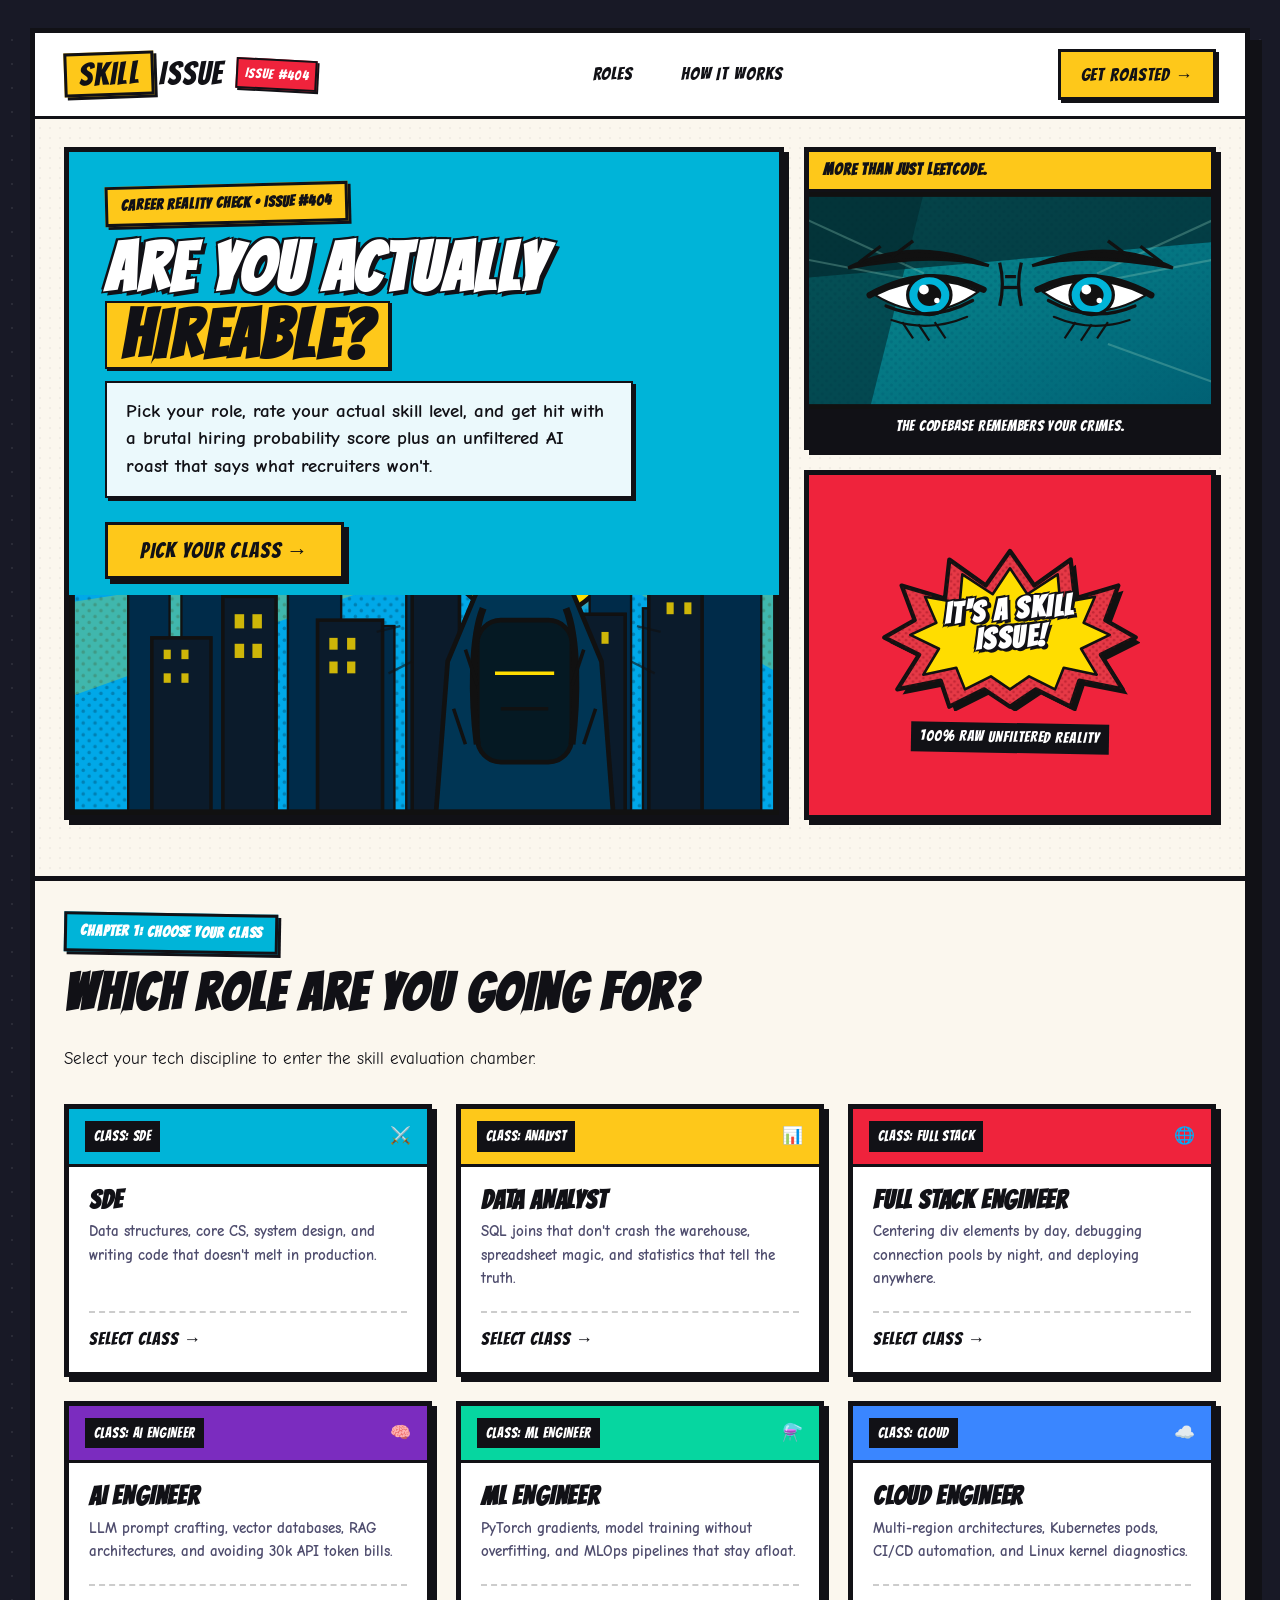
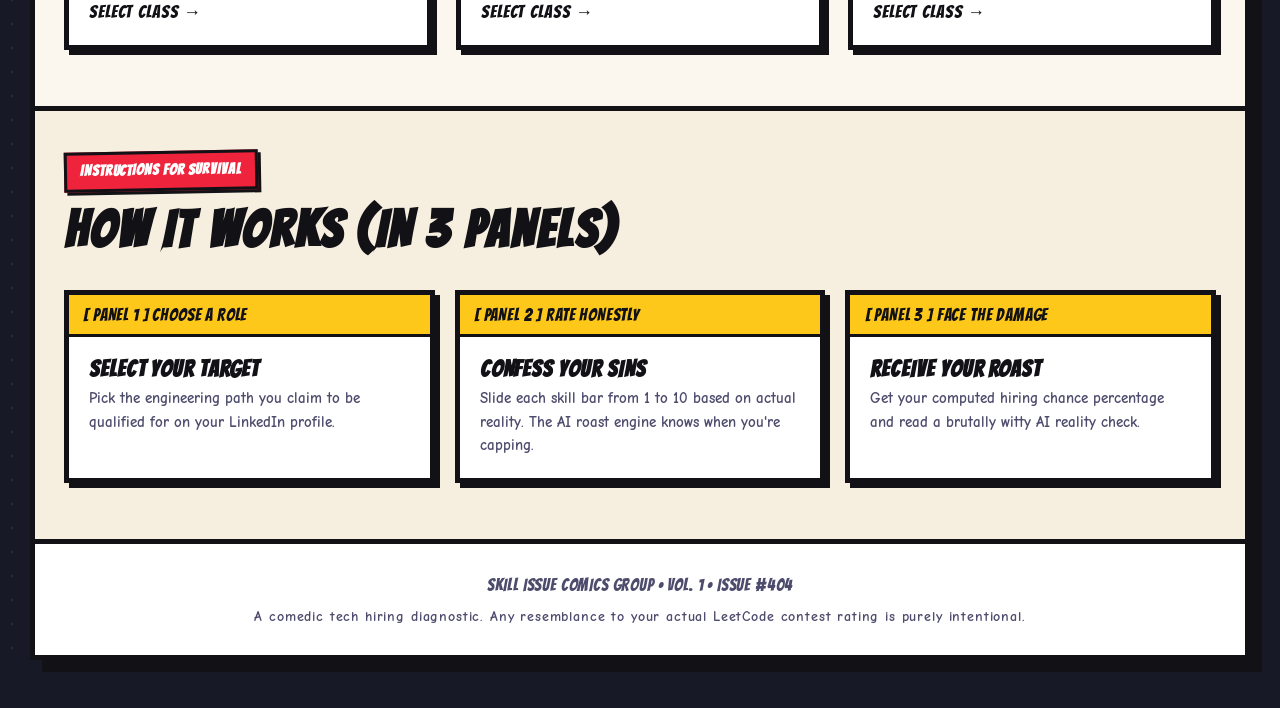
<file: src/main/resources/static/index.html>
<!DOCTYPE html>
<html lang="en">
<head>
  <meta charset="UTF-8">
  <meta name="viewport" content="width=device-width, initial-scale=1">
  <title>Skill Issue — Tech Hiring Reality Check (Comic Edition)</title>
  <link rel="preconnect" href="https://fonts.googleapis.com">
  <link rel="preconnect" href="https://fonts.gstatic.com" crossorigin>
  <link href="https://fonts.googleapis.com/css2?family=Bangers&family=Comic+Neue:ital,wght@0,400;0,700;1,400;1,700&display=swap" rel="stylesheet">
  <link rel="stylesheet" href="css/base.css">
  <link rel="stylesheet" href="css/components.css">
  <link rel="stylesheet" href="css/home.css">
  <link rel="icon" type="image/png" href="images/emoji-beg.png">
</head>
<body>
  <div class="comic-page">
    <!-- Comic Site Header -->
    <header class="site-header">
      <div class="wrap">
        <a class="logo-group" href="index.html">
          <div class="logo"><span>SKILL</span> ISSUE</div>
          <div class="logo-badge">ISSUE #404</div>
        </a>
        <nav aria-label="Main">
          <a href="#roles">ROLES</a>
          <a href="#how">HOW IT WORKS</a>
        </nav>
        <a class="header-cta" href="profile.html#sde">GET ROASTED &rarr;</a>
      </div>
    </header>

    <main>
      <!-- Hero Comic Spread (Inspired by Vaultless Reference) -->
      <section class="hero-comic-section wrap">
        <div class="comic-hero-grid">
          <!-- Main Left Comic Panel -->
          <div class="hero-panel-main halftone-cyan">
            <div class="hero-panel-content">
              <span class="comic-tag">CAREER REALITY CHECK &bull; ISSUE #404</span>
              <h1>ARE YOU ACTUALLY <mark>HIREABLE?</mark></h1>
              <p>Pick your role, rate your actual skill level, and get hit with a brutal hiring probability score plus an unfiltered AI roast that says what recruiters won't.</p>
              <a class="btn" href="#roles">PICK YOUR CLASS &rarr;</a>
            </div>
            <div class="hero-panel-illustration">
              <img src="images/comic-hero-skyline.svg" alt="Comic developer overlooking tech skyline">
            </div>
          </div>

          <!-- Right Column (2 Stacked Comic Panels) -->
          <div class="hero-side-column">
            <!-- Top Right Noir Panel -->
            <div class="side-panel-noir">
              <div class="side-panel-header">MORE THAN JUST LEETCODE.</div>
              <div class="side-panel-image">
                <img src="images/comic-eyes.svg" alt="Intense comic eyes staring at code">
              </div>
              <div class="side-panel-caption">THE CODEBASE REMEMBERS YOUR CRIMES.</div>
            </div>

            <!-- Bottom Right Action Burst Panel -->
            <div class="side-panel-burst halftone-red">
              <div class="burst-wrap">
                <img src="images/comic-burst.svg" alt="Comic action starburst">
                <div class="burst-text-overlay">
                  <h3>IT'S A SKILL ISSUE!</h3>
                </div>
              </div>
              <div class="burst-subtitle">100% RAW UNFILTERED REALITY</div>
            </div>
          </div>
        </div>

      </section>

      <!-- Roles Section (Character Classes) -->
      <section class="roles-section" id="roles">
        <div class="wrap">
          <div class="section-comic-header">
            <span class="comic-tag comic-tag--cyan">CHAPTER 1: CHOOSE YOUR CLASS</span>
            <h2>WHICH ROLE ARE YOU GOING FOR?</h2>
            <p>Select your tech discipline to enter the skill evaluation chamber.</p>
          </div>

          <ul class="role-grid">
            <li>
              <a class="role-card" href="profile.html#sde">
                <div class="role-card-banner sde">
                  <span class="role-class-tag">CLASS: SDE</span>
                  <span>&#x2694;&#xFE0F;</span>
                </div>
                <div class="role-card-body">
                  <h3>SDE</h3>
                  <p>Data structures, core CS, system design, and writing code that doesn't melt in production.</p>
                  <span class="role-card-action">SELECT CLASS &rarr;</span>
                </div>
              </a>
            </li>

            <li>
              <a class="role-card" href="profile.html#data-analyst">
                <div class="role-card-banner data-analyst">
                  <span class="role-class-tag">CLASS: ANALYST</span>
                  <span>&#x1F4CA;</span>
                </div>
                <div class="role-card-body">
                  <h3>Data Analyst</h3>
                  <p>SQL joins that don't crash the warehouse, spreadsheet magic, and statistics that tell the truth.</p>
                  <span class="role-card-action">SELECT CLASS &rarr;</span>
                </div>
              </a>
            </li>

            <li>
              <a class="role-card" href="profile.html#fullstack">
                <div class="role-card-banner fullstack">
                  <span class="role-class-tag">CLASS: FULL STACK</span>
                  <span>&#x1F310;</span>
                </div>
                <div class="role-card-body">
                  <h3>Full Stack Engineer</h3>
                  <p>Centering div elements by day, debugging connection pools by night, and deploying anywhere.</p>
                  <span class="role-card-action">SELECT CLASS &rarr;</span>
                </div>
              </a>
            </li>

            <li>
              <a class="role-card" href="profile.html#ai-engineer">
                <div class="role-card-banner ai-engineer">
                  <span class="role-class-tag">CLASS: AI ENGINEER</span>
                  <span>&#x1F9E0;</span>
                </div>
                <div class="role-card-body">
                  <h3>AI Engineer</h3>
                  <p>LLM prompt crafting, vector databases, RAG architectures, and avoiding 30k API token bills.</p>
                  <span class="role-card-action">SELECT CLASS &rarr;</span>
                </div>
              </a>
            </li>

            <li>
              <a class="role-card" href="profile.html#ml-engineer">
                <div class="role-card-banner ml-engineer">
                  <span class="role-class-tag">CLASS: ML ENGINEER</span>
                  <span>&#x2697;&#xFE0F;</span>
                </div>
                <div class="role-card-body">
                  <h3>ML Engineer</h3>
                  <p>PyTorch gradients, model training without overfitting, and MLOps pipelines that stay afloat.</p>
                  <span class="role-card-action">SELECT CLASS &rarr;</span>
                </div>
              </a>
            </li>

            <li>
              <a class="role-card" href="profile.html#cloud-engineer">
                <div class="role-card-banner cloud-engineer">
                  <span class="role-class-tag">CLASS: CLOUD</span>
                  <span>&#x2601;&#xFE0F;</span>
                </div>
                <div class="role-card-body">
                  <h3>Cloud Engineer</h3>
                  <p>Multi-region architectures, Kubernetes pods, CI/CD automation, and Linux kernel diagnostics.</p>
                  <span class="role-card-action">SELECT CLASS &rarr;</span>
                </div>
              </a>
            </li>
          </ul>
        </div>
      </section>

      <!-- How It Works (Comic Strip Layout) -->
      <section class="how-section" id="how">
        <div class="wrap">
          <div class="section-comic-header">
            <span class="comic-tag comic-tag--red">INSTRUCTIONS FOR SURVIVAL</span>
            <h2>HOW IT WORKS (IN 3 PANELS)</h2>
          </div>

          <div class="how-comic-strip">
            <div class="how-panel">
              <div class="how-panel-number">[ PANEL 1 ] CHOOSE A ROLE</div>
              <div class="how-panel-body">
                <h3>Select Your Target</h3>
                <p>Pick the engineering path you claim to be qualified for on your LinkedIn profile.</p>
              </div>
            </div>

            <div class="how-panel">
              <div class="how-panel-number">[ PANEL 2 ] RATE HONESTLY</div>
              <div class="how-panel-body">
                <h3>Confess Your Sins</h3>
                <p>Slide each skill bar from 1 to 10 based on actual reality. The AI roast engine knows when you're capping.</p>
              </div>
            </div>

            <div class="how-panel">
              <div class="how-panel-number">[ PANEL 3 ] FACE THE DAMAGE</div>
              <div class="how-panel-body">
                <h3>Receive Your Roast</h3>
                <p>Get your computed hiring chance percentage and read a brutally witty AI reality check.</p>
              </div>
            </div>
          </div>
        </div>
      </section>
    </main>

    <!-- Comic Footer -->
    <footer class="comic-footer">
      <div class="wrap">
        <div>SKILL ISSUE COMICS GROUP &bull; VOL. 1 &bull; ISSUE #404</div>
        <div class="comic-footer-disclaimer">A comedic tech hiring diagnostic. Any resemblance to your actual LeetCode contest rating is purely intentional.</div>
      </div>
    </footer>
  </div>
</body>
</html>
</file>
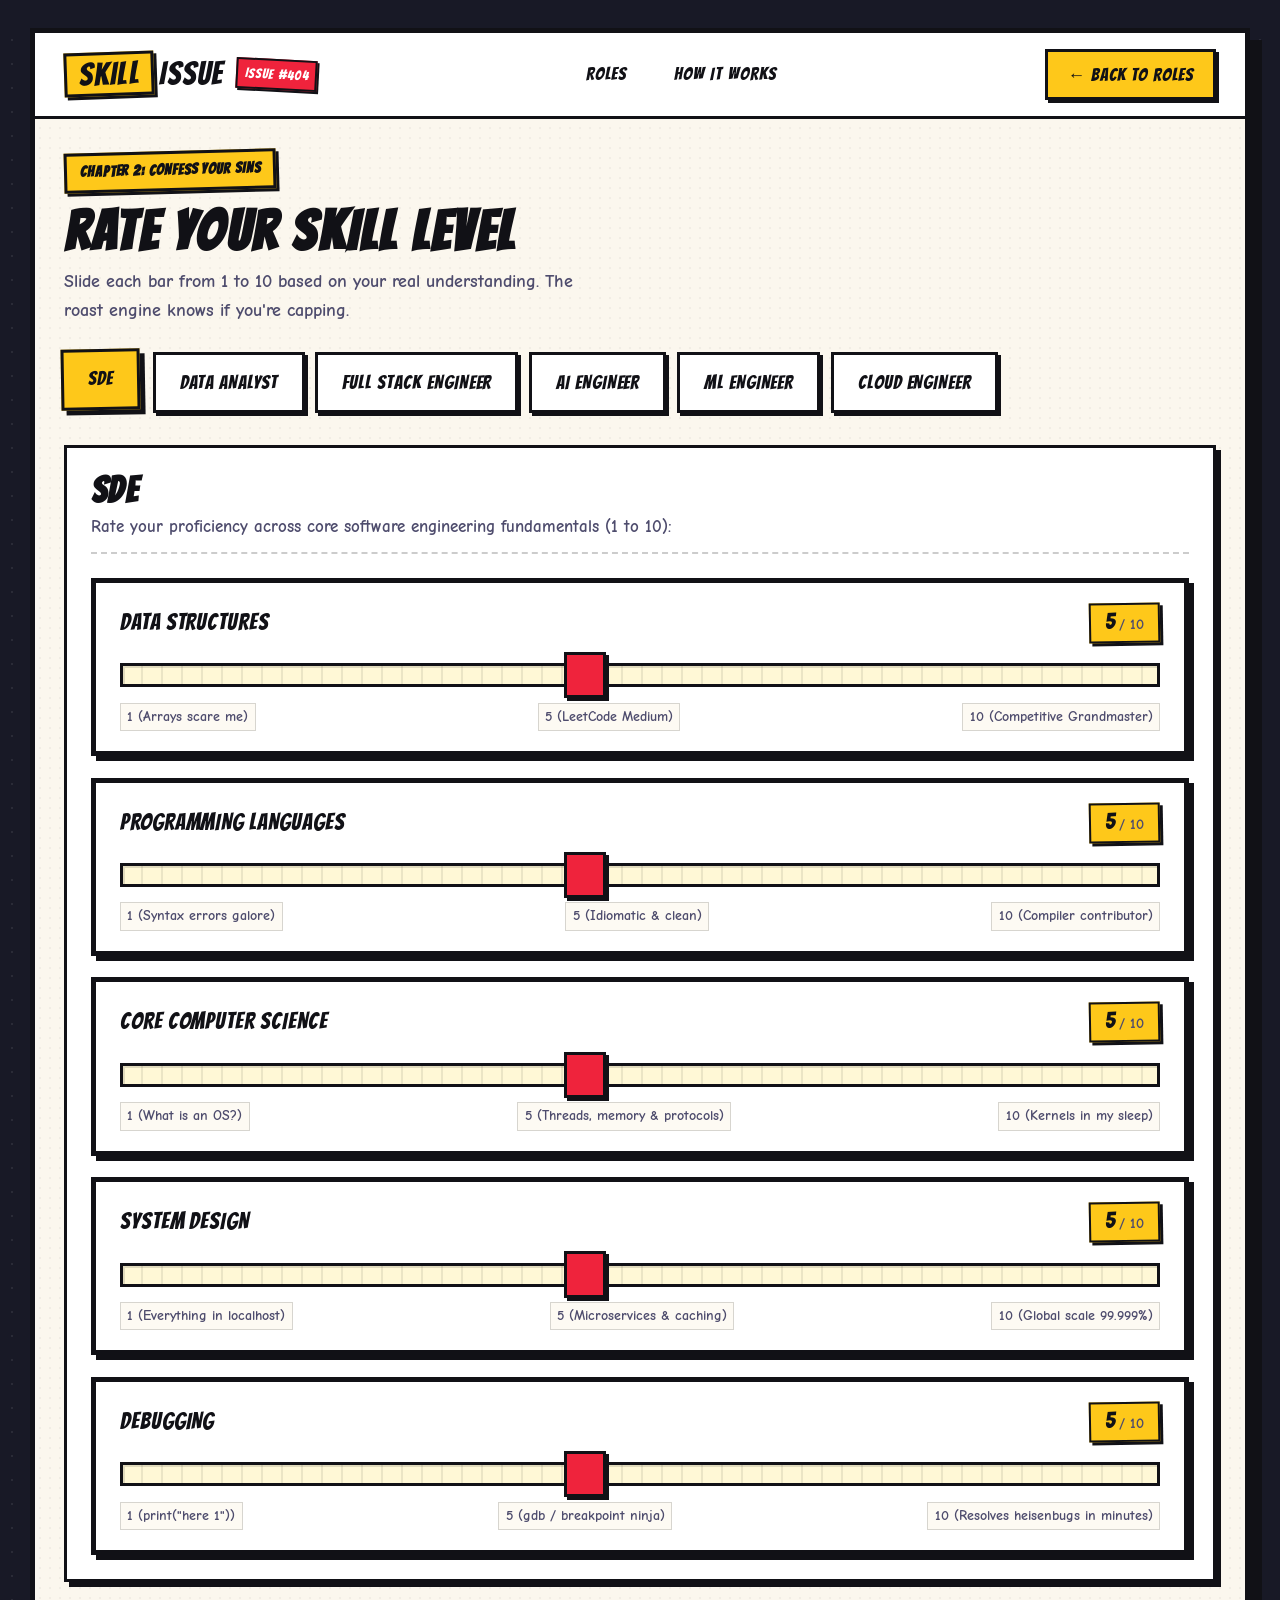
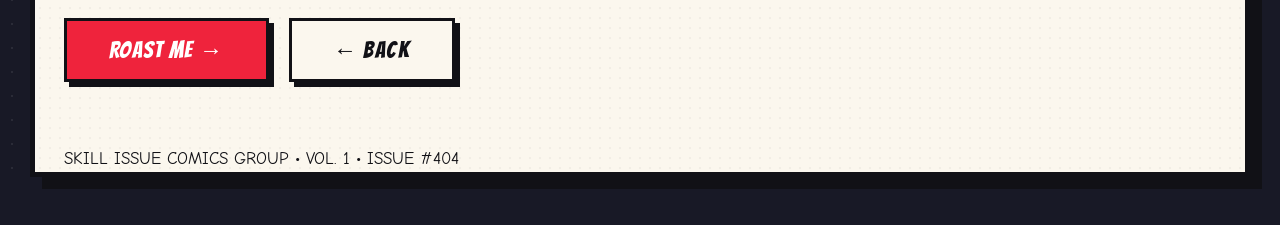
<file: src/main/resources/static/profile.html>
<!DOCTYPE html>
<html lang="en">
<head>
  <meta charset="UTF-8">
  <meta name="viewport" content="width=device-width, initial-scale=1">
  <title>Your profile — Skill Issue</title>
  <link rel="preconnect" href="https://fonts.googleapis.com">
  <link rel="preconnect" href="https://fonts.gstatic.com" crossorigin>
  <link href="https://fonts.googleapis.com/css2?family=Bangers&family=Comic+Neue:ital,wght@0,400;0,700;1,400;1,700&display=swap" rel="stylesheet">
  <link rel="stylesheet" href="css/base.css">
  <link rel="stylesheet" href="css/components.css">
  <link rel="stylesheet" href="css/form.css">
  <link rel="icon" type="image/png" href="images/emoji-beg.png">
</head>
<body>
  <div class="comic-page">
    <header class="site-header">
      <div class="wrap">
        <a class="logo-group" href="index.html">
          <div class="logo"><span>SKILL</span> ISSUE</div>
          <div class="logo-badge">ISSUE #404</div>
        </a>
        <nav aria-label="Main">
          <a href="index.html#roles">ROLES</a>
          <a href="index.html#how">HOW IT WORKS</a>
        </nav>
        <a class="header-cta" href="index.html">&larr; BACK TO ROLES</a>
      </div>
    </header>

    <main class="form-shell wrap">
      <span class="comic-tag">CHAPTER 2: CONFESS YOUR SINS</span>
      <h1>RATE YOUR SKILL LEVEL</h1>
      <p class="form-subtitle">Slide each bar from 1 to 10 based on your real understanding. The roast engine knows if you're capping.</p>

    <ul class="role-tabs" aria-label="Choose a role">
      <li><a href="#sde">SDE</a></li>
      <li><a href="#data-analyst">Data Analyst</a></li>
      <li><a href="#fullstack">Full Stack Engineer</a></li>
      <li><a href="#ai-engineer">AI Engineer</a></li>
      <li><a href="#ml-engineer">ML Engineer</a></li>
      <li><a href="#cloud-engineer">Cloud Engineer</a></li>
    </ul>

    <p class="pick-hint">Choose a role above to rate your subcategories.</p>

    <!-- Form submits to result.html (or point action to /api/roast for Spring Boot backend) -->
    <form id="roast-form" action="result.html" method="get">
      <input type="hidden" name="role" id="selected-role" value="SDE">

      <!-- 1. SDE -->
      <section class="role-fields panel" id="sde" data-role-name="SDE">
        <div class="role-header">
          <h2>SDE</h2>
          <p>Rate your proficiency across core software engineering fundamentals (1 to 10):</p>
        </div>
        <div class="slider-group">
          <div class="slider-card">
            <div class="slider-header">
              <label for="sde-dsa">Data Structures</label>
              <div class="slider-badge"><output for="sde-dsa">5</output><span>/ 10</span></div>
            </div>
            <input type="range" class="comic-slider" id="sde-dsa" name="Data Structures" min="1" max="10" step="1" value="5">
            <div class="slider-scale"><span>1 (Arrays scare me)</span><span>5 (LeetCode Medium)</span><span>10 (Competitive Grandmaster)</span></div>
          </div>

          <div class="slider-card">
            <div class="slider-header">
              <label for="sde-lang">Programming Languages</label>
              <div class="slider-badge"><output for="sde-lang">5</output><span>/ 10</span></div>
            </div>
            <input type="range" class="comic-slider" id="sde-lang" name="Programming Languages" min="1" max="10" step="1" value="5">
            <div class="slider-scale"><span>1 (Syntax errors galore)</span><span>5 (Idiomatic & clean)</span><span>10 (Compiler contributor)</span></div>
          </div>

          <div class="slider-card">
            <div class="slider-header">
              <label for="sde-core">Core Computer Science</label>
              <div class="slider-badge"><output for="sde-core">5</output><span>/ 10</span></div>
            </div>
            <input type="range" class="comic-slider" id="sde-core" name="Core Computer Science" min="1" max="10" step="1" value="5">
            <div class="slider-scale"><span>1 (What is an OS?)</span><span>5 (Threads, memory & protocols)</span><span>10 (Kernels in my sleep)</span></div>
          </div>

          <div class="slider-card">
            <div class="slider-header">
              <label for="sde-sys">System Design</label>
              <div class="slider-badge"><output for="sde-sys">5</output><span>/ 10</span></div>
            </div>
            <input type="range" class="comic-slider" id="sde-sys" name="System Design" min="1" max="10" step="1" value="5">
            <div class="slider-scale"><span>1 (Everything in localhost)</span><span>5 (Microservices & caching)</span><span>10 (Global scale 99.999%)</span></div>
          </div>

          <div class="slider-card">
            <div class="slider-header">
              <label for="sde-debug">Debugging</label>
              <div class="slider-badge"><output for="sde-debug">5</output><span>/ 10</span></div>
            </div>
            <input type="range" class="comic-slider" id="sde-debug" name="Debugging" min="1" max="10" step="1" value="5">
            <div class="slider-scale"><span>1 (print("here 1"))</span><span>5 (gdb / breakpoint ninja)</span><span>10 (Resolves heisenbugs in minutes)</span></div>
          </div>
        </div>
      </section>

      <!-- 2. DATA ANALYST -->
      <section class="role-fields panel" id="data-analyst" data-role-name="Data Analyst">
        <div class="role-header">
          <h2>Data Analyst</h2>
          <p>Rate your proficiency across data analytics and visualization tools (1 to 10):</p>
        </div>
        <div class="slider-group">
          <div class="slider-card">
            <div class="slider-header">
              <label for="da-sql">SQL</label>
              <div class="slider-badge"><output for="da-sql">5</output><span>/ 10</span></div>
            </div>
            <input type="range" class="comic-slider" id="da-sql" name="SQL" min="1" max="10" step="1" value="5">
            <div class="slider-scale"><span>1 (SELECT * FROM table)</span><span>5 (Window funcs & CTEs)</span><span>10 (Query optimizer whisperer)</span></div>
          </div>

          <div class="slider-card">
            <div class="slider-header">
              <label for="da-sheets">Excel / Sheets</label>
              <div class="slider-badge"><output for="da-sheets">5</output><span>/ 10</span></div>
            </div>
            <input type="range" class="comic-slider" id="da-sheets" name="Excel/ Sheets" min="1" max="10" step="1" value="5">
            <div class="slider-scale"><span>1 (Basic =SUM)</span><span>5 (XLOOKUP & pivot tables)</span><span>10 (VBA macros & financial models)</span></div>
          </div>

          <div class="slider-card">
            <div class="slider-header">
              <label for="da-py">Python</label>
              <div class="slider-badge"><output for="da-py">5</output><span>/ 10</span></div>
            </div>
            <input type="range" class="comic-slider" id="da-py" name="Python" min="1" max="10" step="1" value="5">
            <div class="slider-scale"><span>1 (Copy-pasting snippets)</span><span>5 (Pandas data cleaning)</span><span>10 (Automated ETL pipelines)</span></div>
          </div>

          <div class="slider-card">
            <div class="slider-header">
              <label for="da-stats">Statistics</label>
              <div class="slider-badge"><output for="da-stats">5</output><span>/ 10</span></div>
            </div>
            <input type="range" class="comic-slider" id="da-stats" name="Statistics" min="1" max="10" step="1" value="5">
            <div class="slider-scale"><span>1 (Mean, median, mode)</span><span>5 (Hypothesis & A/B testing)</span><span>10 (Bayesian inference master)</span></div>
          </div>

          <div class="slider-card">
            <div class="slider-header">
              <label for="da-bi">Power BI / Tableau</label>
              <div class="slider-badge"><output for="da-bi">5</output><span>/ 10</span></div>
            </div>
            <input type="range" class="comic-slider" id="da-bi" name="Power BI/ Tableau" min="1" max="10" step="1" value="5">
            <div class="slider-scale"><span>1 (Default bar chart)</span><span>5 (Interactive dashboards)</span><span>10 (Enterprise DAX wizard)</span></div>
          </div>
        </div>
      </section>

      <!-- 3. FULL STACK ENGINEER -->
      <section class="role-fields panel" id="fullstack" data-role-name="Full Stack Engineer">
        <div class="role-header">
          <h2>Full Stack Engineer</h2>
          <p>Rate your proficiency across both ends of the web stack (1 to 10):</p>
        </div>
        <div class="slider-group">
          <div class="slider-card">
            <div class="slider-header">
              <label for="fs-be">Backend</label>
              <div class="slider-badge"><output for="fs-be">5</output><span>/ 10</span></div>
            </div>
            <input type="range" class="comic-slider" id="fs-be" name="Backend" min="1" max="10" step="1" value="5">
            <div class="slider-scale"><span>1 (Simple Express / Flask)</span><span>5 (Robust REST & Auth)</span><span>10 (High throughput microservices)</span></div>
          </div>

          <div class="slider-card">
            <div class="slider-header">
              <label for="fs-fe">Frontend</label>
              <div class="slider-badge"><output for="fs-fe">5</output><span>/ 10</span></div>
            </div>
            <input type="range" class="comic-slider" id="fs-fe" name="Frontend" min="1" max="10" step="1" value="5">
            <div class="slider-scale"><span>1 (Broken responsive layout)</span><span>5 (React / modern state)</span><span>10 (Pixel-perfect CWV 100)</span></div>
          </div>

          <div class="slider-card">
            <div class="slider-header">
              <label for="fs-db">Databases</label>
              <div class="slider-badge"><output for="fs-db">5</output><span>/ 10</span></div>
            </div>
            <input type="range" class="comic-slider" id="fs-db" name="Databases" min="1" max="10" step="1" value="5">
            <div class="slider-scale"><span>1 (Single table SQLite)</span><span>5 (Relational schemas & indexes)</span><span>10 (Replication, sharding & tuning)</span></div>
          </div>

          <div class="slider-card">
            <div class="slider-header">
              <label for="fs-api">APIs Design</label>
              <div class="slider-badge"><output for="fs-api">5</output><span>/ 10</span></div>
            </div>
            <input type="range" class="comic-slider" id="fs-api" name="APIs Design" min="1" max="10" step="1" value="5">
            <div class="slider-scale"><span>1 (Random HTTP verbs)</span><span>5 (RESTful standards & docs)</span><span>10 (gRPC, GraphQL & SDKs)</span></div>
          </div>

          <div class="slider-card">
            <div class="slider-header">
              <label for="fs-cloud">Cloud Deployment</label>
              <div class="slider-badge"><output for="fs-cloud">5</output><span>/ 10</span></div>
            </div>
            <input type="range" class="comic-slider" id="fs-cloud" name="Cloud Deployment" min="1" max="10" step="1" value="5">
            <div class="slider-scale"><span>1 (FTP upload to host)</span><span>5 (Docker & cloud VMs)</span><span>10 (Automated GitOps & serverless)</span></div>
          </div>
        </div>
      </section>

      <!-- 4. AI ENGINEER -->
      <section class="role-fields panel" id="ai-engineer" data-role-name="AI Engineer">
        <div class="role-header">
          <h2>AI Engineer</h2>
          <p>Rate your proficiency across modern generative AI stack (1 to 10):</p>
        </div>
        <div class="slider-group">
          <div class="slider-card">
            <div class="slider-header">
              <label for="ai-py">Python AI</label>
              <div class="slider-badge"><output for="ai-py">5</output><span>/ 10</span></div>
            </div>
            <input type="range" class="comic-slider" id="ai-py" name="Python AI" min="1" max="10" step="1" value="5">
            <div class="slider-scale"><span>1 (pip install fails)</span><span>5 (Async SDKs & tokenizers)</span><span>10 (Custom CUDA / Triton kernels)</span></div>
          </div>

          <div class="slider-card">
            <div class="slider-header">
              <label for="ai-llm">LLM</label>
              <div class="slider-badge"><output for="ai-llm">5</output><span>/ 10</span></div>
            </div>
            <input type="range" class="comic-slider" id="ai-llm" name="LLM" min="1" max="10" step="1" value="5">
            <div class="slider-scale"><span>1 (Used ChatGPT web UI)</span><span>5 (API function calling)</span><span>10 (Fine-tuning & LoRA mastery)</span></div>
          </div>

          <div class="slider-card">
            <div class="slider-header">
              <label for="ai-vdb">Vector DB</label>
              <div class="slider-badge"><output for="ai-vdb">5</output><span>/ 10</span></div>
            </div>
            <input type="range" class="comic-slider" id="ai-vdb" name="Vector DB" min="1" max="10" step="1" value="5">
            <div class="slider-scale"><span>1 (What is an embedding?)</span><span>5 (Pinecone / Chroma basics)</span><span>10 (HNSW tuning & hybrid search)</span></div>
          </div>

          <div class="slider-card">
            <div class="slider-header">
              <label for="ai-rag">RAG Framework</label>
              <div class="slider-badge"><output for="ai-rag">5</output><span>/ 10</span></div>
            </div>
            <input type="range" class="comic-slider" id="ai-rag" name="RAG Framework" min="1" max="10" step="1" value="5">
            <div class="slider-scale"><span>1 (Naive context stuffing)</span><span>5 (LangChain / LlamaIndex)</span><span>10 (Re-ranking & multi-agent RAG)</span></div>
          </div>

          <div class="slider-card">
            <div class="slider-header">
              <label for="ai-prompt">Prompt Engineering</label>
              <div class="slider-badge"><output for="ai-prompt">5</output><span>/ 10</span></div>
            </div>
            <input type="range" class="comic-slider" id="ai-prompt" name="Prompt Engineering" min="1" max="10" step="1" value="5">
            <div class="slider-scale"><span>1 ("act like a programmer")</span><span>5 (Few-shot & Chain of Thought)</span><span>10 (DSPy & programmatic evals)</span></div>
          </div>
        </div>
      </section>

      <!-- 5. ML ENGINEER -->
      <section class="role-fields panel" id="ml-engineer" data-role-name="ML Engineer">
        <div class="role-header">
          <h2>ML Engineer</h2>
          <p>Rate your proficiency in classical & deep machine learning (1 to 10):</p>
        </div>
        <div class="slider-group">
          <div class="slider-card">
            <div class="slider-header">
              <label for="ml-py">Python ML</label>
              <div class="slider-badge"><output for="ml-py">5</output><span>/ 10</span></div>
            </div>
            <input type="range" class="comic-slider" id="ml-py" name="Python ML" min="1" max="10" step="1" value="5">
            <div class="slider-scale"><span>1 (Importing blindly)</span><span>5 (Vectorized algorithms)</span><span>10 (High performance tensor compute)</span></div>
          </div>

          <div class="slider-card">
            <div class="slider-header">
              <label for="ml-sklearn">Scikit Learn</label>
              <div class="slider-badge"><output for="ml-sklearn">5</output><span>/ 10</span></div>
            </div>
            <input type="range" class="comic-slider" id="ml-sklearn" name="Scikit Learn" min="1" max="10" step="1" value="5">
            <div class="slider-scale"><span>1 (model.fit(X, y))</span><span>5 (Cross-validation & Pipelines)</span><span>10 (Custom estimators & ensembles)</span></div>
          </div>

          <div class="slider-card">
            <div class="slider-header">
              <label for="ml-torch">PyTorch / TensorFlow</label>
              <div class="slider-badge"><output for="ml-torch">5</output><span>/ 10</span></div>
            </div>
            <input type="range" class="comic-slider" id="ml-torch" name="PyTorch/ Tensorflow" min="1" max="10" step="1" value="5">
            <div class="slider-scale"><span>1 (Copying model architectures)</span><span>5 (Custom loss & training loops)</span><span>10 (Distributed training & ONNX export)</span></div>
          </div>

          <div class="slider-card">
            <div class="slider-header">
              <label for="ml-pandas">Pandas / Numpy</label>
              <div class="slider-badge"><output for="ml-pandas">5</output><span>/ 10</span></div>
            </div>
            <input type="range" class="comic-slider" id="ml-pandas" name="Pandas/ Numpy" min="1" max="10" step="1" value="5">
            <div class="slider-scale"><span>1 (Looping through rows)</span><span>5 (Broadcasting & groupby)</span><span>10 (Zero-copy memory layouts)</span></div>
          </div>

          <div class="slider-card">
            <div class="slider-header">
              <label for="ml-ops">MLOps</label>
              <div class="slider-badge"><output for="ml-ops">5</output><span>/ 10</span></div>
            </div>
            <input type="range" class="comic-slider" id="ml-ops" name="MLOps" min="1" max="10" step="1" value="5">
            <div class="slider-scale"><span>1 (Saved model to desktop)</span><span>5 (MLflow & Dockerized inference)</span><span>10 (KubeFlow, drift detection & CI/CD)</span></div>
          </div>
        </div>
      </section>

      <!-- 6. CLOUD ENGINEER -->
      <section class="role-fields panel" id="cloud-engineer" data-role-name="Cloud Engineer">
        <div class="role-header">
          <h2>Cloud Engineer</h2>
          <p>Rate your proficiency in cloud infrastructure, containers and networking (1 to 10):</p>
        </div>
        <div class="slider-group">
          <div class="slider-card">
            <div class="slider-header">
              <label for="ce-platforms">Cloud Platforms</label>
              <div class="slider-badge"><output for="ce-platforms">5</output><span>/ 10</span></div>
            </div>
            <input type="range" class="comic-slider" id="ce-platforms" name="Cloud Platforms" min="1" max="10" step="1" value="5">
            <div class="slider-scale"><span>1 (Clicking in AWS console)</span><span>5 (IAM, VPC, S3 & EC2 architecture)</span><span>10 (Multi-cloud Terraform master)</span></div>
          </div>

          <div class="slider-card">
            <div class="slider-header">
              <label for="ce-net">Networking</label>
              <div class="slider-badge"><output for="ce-net">5</output><span>/ 10</span></div>
            </div>
            <input type="range" class="comic-slider" id="ce-net" name="Networking" min="1" max="10" step="1" value="5">
            <div class="slider-scale"><span>1 (What is a subnet?)</span><span>5 (DNS, routing, load balancers)</span><span>10 (BGP, peering & zero-trust VPCs)</span></div>
          </div>

          <div class="slider-card">
            <div class="slider-header">
              <label for="ce-containers">Containers</label>
              <div class="slider-badge"><output for="ce-containers">5</output><span>/ 10</span></div>
            </div>
            <input type="range" class="comic-slider" id="ce-containers" name="Containers" min="1" max="10" step="1" value="5">
            <div class="slider-scale"><span>1 (docker run hello-world)</span><span>5 (Multi-stage Dockerfiles & Compose)</span><span>10 (Kubernetes cluster administrator)</span></div>
          </div>

          <div class="slider-card">
            <div class="slider-header">
              <label for="ce-cicd">CI/CD Automation</label>
              <div class="slider-badge"><output for="ce-cicd">5</output><span>/ 10</span></div>
            </div>
            <input type="range" class="comic-slider" id="ce-cicd" name="CI/CD Automation" min="1" max="10" step="1" value="5">
            <div class="slider-scale"><span>1 (Deploy by SSH)</span><span>5 (GitHub Actions / GitLab CI)</span><span>10 (Canary releases & automated rollback)</span></div>
          </div>

          <div class="slider-card">
            <div class="slider-header">
              <label for="ce-linux">Linux</label>
              <div class="slider-badge"><output for="ce-linux">5</output><span>/ 10</span></div>
            </div>
            <input type="range" class="comic-slider" id="ce-linux" name="Linux" min="1" max="10" step="1" value="5">
            <div class="slider-scale"><span>1 (Afraid of terminal)</span><span>5 (Bash scripting & systemd)</span><span>10 (Kernel tuning & eBPF tracing)</span></div>
          </div>
        </div>
      </section>

      <div id="form-error" class="form-error" style="display: none;" role="alert"></div>

      <div class="form-actions">
        <button class="btn btn--red" id="roast-btn" type="submit">ROAST ME &rarr;</button>
        <a class="btn btn--quiet" href="index.html">&larr; BACK</a>
      </div>
    </form>
  </main>

  <script>
    // Live slider output updates
    document.querySelectorAll('.slider-card').forEach(card => {
      const slider = card.querySelector('input[type="range"]');
      const output = card.querySelector('output');
      if (slider && output) {
        slider.addEventListener('input', () => {
          output.textContent = slider.value;
        });
      }
    });

    // Synchronize active role and disable inactive fields so only the chosen role submits
    const roleSections = document.querySelectorAll('.role-fields');
    const selectedRoleInput = document.getElementById('selected-role');
    const form = document.getElementById('roast-form');
    const roastBtn = document.getElementById('roast-btn');
    const formError = document.getElementById('form-error');

    function syncActiveRole() {
  if (!window.location.hash) {
    window.location.hash = 'sde';
    return;
  }

  const hash = window.location.hash.replace('#', '');
  let matched = false;

  roleSections.forEach(section => {
    const isMatch = section.id === hash;
    if (isMatch) matched = true;
    section.querySelectorAll('input').forEach(input => {
      input.disabled = !isMatch;
    });
    if (isMatch) {
      selectedRoleInput.value = section.dataset.roleName || section.id;
    }
  });

  if (!matched && roleSections.length > 0) {
    window.location.hash = 'sde';
  }
}

    window.addEventListener('hashchange', syncActiveRole);
    syncActiveRole();

    form.addEventListener('submit', async (e) => {
      e.preventDefault();

      if (formError) {
        formError.style.display = 'none';
        formError.textContent = '';
      }

      const role = selectedRoleInput.value;
      const ratings = {};
      const inputs = form.querySelectorAll('input[type="range"]:not([disabled])');
      inputs.forEach(input => {
        ratings[input.name] = parseInt(input.value, 10);
      });

      const payload = {
        role: role,
        ratings: ratings
      };

      const originalBtnText = roastBtn.textContent;
      roastBtn.disabled = true;
      roastBtn.textContent = 'Roasting...';

      try {
        const response = await fetch('/api/roast', {
          method: 'POST',
          headers: {
            'Content-Type': 'application/json'
          },
          body: JSON.stringify(payload)
        });

        if (response.ok) {
          const data = await response.json();
          sessionStorage.setItem('roastResult', JSON.stringify(data));
          window.location.href = 'result.html';
          return;
        }

        const status = response.status;
        let errorMessage = 'An error occurred while generating your roast.';
        try {
          const text = await response.text();
          if (text) {
            try {
              const errObj = JSON.parse(text);
              if (errObj && errObj.error) errorMessage = errObj.error;
            } catch (_) {
              errorMessage = text;
            }
          }
        } catch (_) { /* ignore read errors */ }

        if (status === 429) {
          showError("You're getting roasted too fast! Please wait before trying again.");
        } else if (status === 400) {
          showError("Unable to roast: " + errorMessage);
        } else if (status >= 500) {
          showError("Server error: " + errorMessage);
        } else {
          showError(errorMessage);
        }
      } catch (err) {
        showError("Network error. Please check your connection and try again.");
      } finally {
        roastBtn.disabled = false;
        roastBtn.textContent = originalBtnText;
      }
    });

    function showError(msg) {
      if (formError) {
        formError.textContent = msg;
        formError.style.display = 'block';
      }
    }
  </script>

  <footer class="comic-footer">
    <div class="wrap">
      <div>SKILL ISSUE COMICS GROUP &bull; VOL. 1 &bull; ISSUE #404</div>
    </div>
  </footer>
</div>
</body>
</html>
</file>
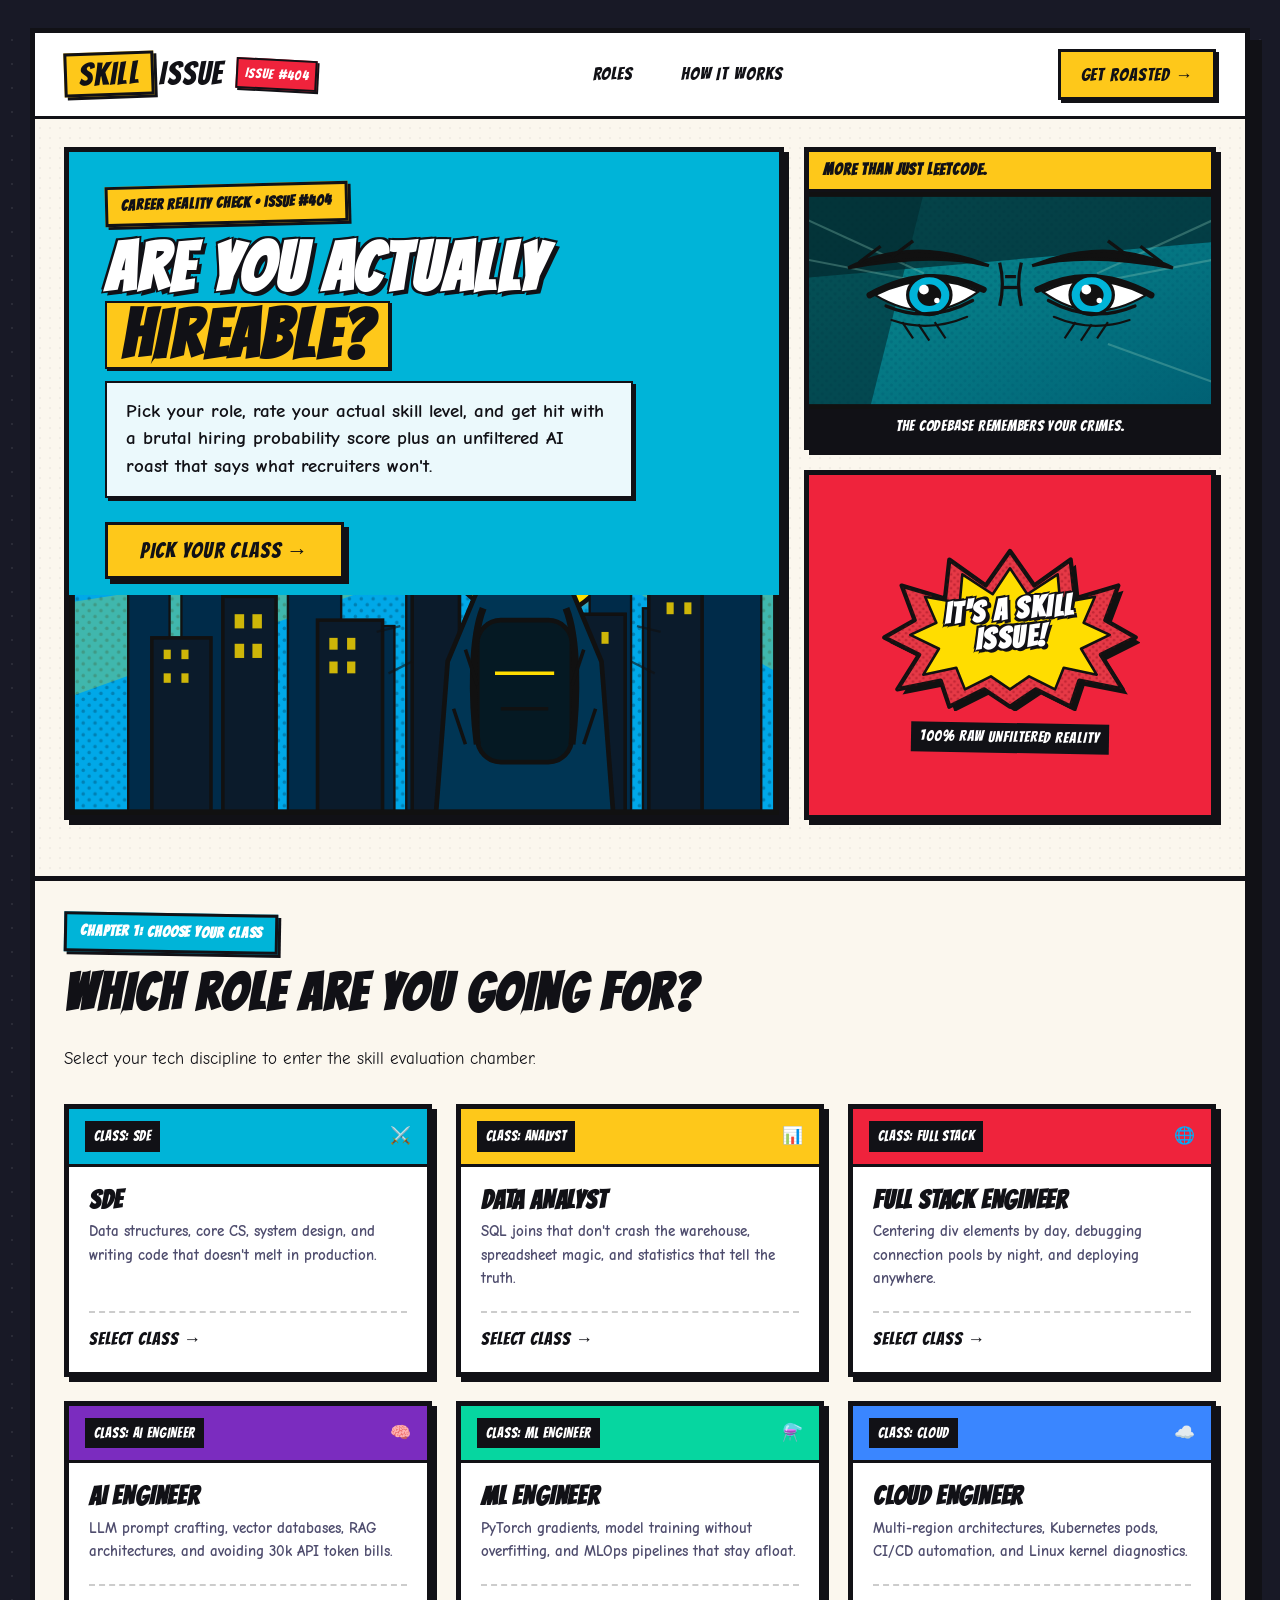
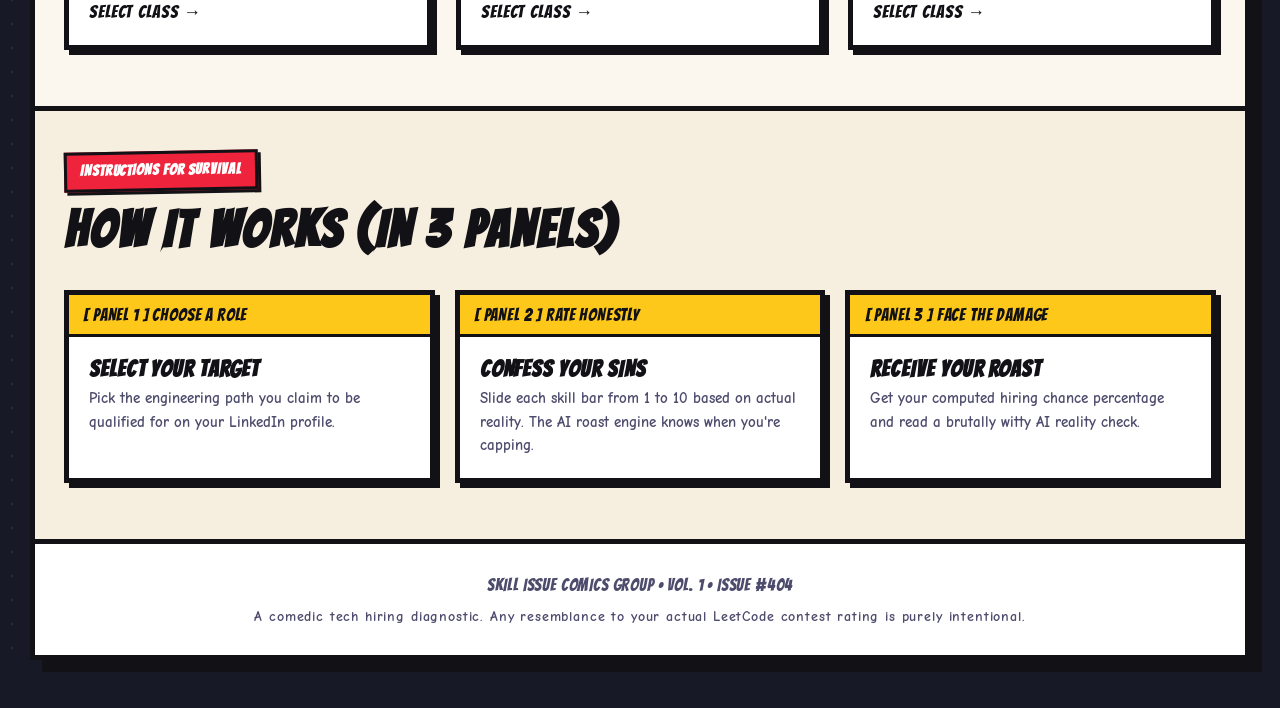
<file: src/main/resources/static/result.html>
<!DOCTYPE html>
<html lang="en">
<head>
  <meta charset="UTF-8">
  <meta name="viewport" content="width=device-width, initial-scale=1">
  <title>Your result — Skill Issue (Comic Edition)</title>
  <link rel="preconnect" href="https://fonts.googleapis.com">
  <link rel="preconnect" href="https://fonts.gstatic.com" crossorigin>
  <link href="https://fonts.googleapis.com/css2?family=Bangers&family=Comic+Neue:ital,wght@0,400;0,700;1,400;1,700&display=swap" rel="stylesheet">
  <link rel="stylesheet" href="css/base.css">
  <link rel="stylesheet" href="css/components.css">
  <link rel="stylesheet" href="css/result.css">
  <link rel="icon" type="image/png" href="images/emoji-beg.png">
</head>
<body>
  <div class="comic-page">
    <header class="site-header">
      <div class="wrap">
        <a class="logo-group" href="index.html">
          <div class="logo"><span>SKILL</span> ISSUE</div>
          <div class="logo-badge">ISSUE #404</div>
        </a>
        <nav aria-label="Main">
          <a href="index.html#roles">ROLES</a>
          <a href="index.html#how">HOW IT WORKS</a>
        </nav>
        <a class="header-cta" href="profile.html#sde">TRY ANOTHER ROLE &rarr;</a>
      </div>
    </header>

    <main class="result wrap">
      <span class="comic-tag comic-tag--red">CHAPTER 3: THE DAMAGE REPORT</span>
      <h1>HERE'S THE DAMAGE</h1>

      <!-- Score Header & Health Bar -->
      <div class="score-header">
        <section class="score" aria-labelledby="score-title">
          <h2 class="visually-hidden" id="score-title">Chance of landing the job</h2>
          <p class="score__number" id="score-number">--%</p>
          <div class="hp__label">
            <span>CHANCE OF LANDING THE JOB</span>
            <span id="role-badge">Role</span>
          </div>
          <div class="hp" id="score-hp" data-tier="mid" role="progressbar" aria-valuenow="0" aria-valuemin="0" aria-valuemax="100" aria-label="0 percent">
            <div class="hp__fill" id="score-fill" style="--value: 0%"></div>
          </div>
        </section>

        <div class="score-emoji-wrap">
          <img src="images/emoji-beg.png" alt="Begging for a job" id="beg-emoji" class="score-emoji">
          <span class="score-emoji-caption">PLZ HIRE ME</span>
        </div>
      </div>

      <!-- The Roast Speech Balloon -->
      <section class="roast" aria-labelledby="roast-title">
        <div class="roast-panel">
          <div class="roast-panel-header">
            <span class="comic-tag comic-tag--cyan" id="roast-title">&#x1F525; THE UNFILTERED ROAST</span>
          </div>
          <p id="roast-text">Your roast will show up here once the backend responds.</p>
        </div>
      </section>

      <!-- Subcategory Breakdown -->
      <section class="breakdown-section" aria-labelledby="breakdown-title">
        <span class="comic-tag comic-tag--green">PENALTY AUDIT</span>
        <h2 id="breakdown-title">WHERE YOU LOST POINTS</h2>
        <div class="breakdown" id="breakdown-container">
          <div class="panel panel--flat">
            <h3>Subcategory 1</h3>
            <p class="muted">Awaiting backend response.</p>
            <div class="hp" data-tier="low"><div class="hp__fill" style="--value: 0%"></div></div>
          </div>
          <div class="panel panel--flat">
            <h3>Subcategory 2</h3>
            <p class="muted">Awaiting backend response.</p>
            <div class="hp" data-tier="mid"><div class="hp__fill" style="--value: 0%"></div></div>
          </div>
          <div class="panel panel--flat">
            <h3>Subcategory 3</h3>
            <p class="muted">Awaiting backend response.</p>
            <div class="hp" data-tier="high"><div class="hp__fill" style="--value: 0%"></div></div>
          </div>
        </div>
      </section>

      <!-- GitHub Star CTA -->
      <div class="panel panel--flat" style="margin-bottom: 2rem; display: flex; align-items: center; justify-content: space-between; gap: 1.5rem; flex-wrap: wrap;">
        <p class="muted" style="margin: 0; max-width: none;">
          &#x2B50; Enjoyed the roast? The repo is open — drop a star if you feel like it.
        </p>
        <a class="btn btn--quiet"
           href="https://github.com/harittm3/Skill-Issue"
           target="_blank"
           rel="noopener noreferrer"
           style="white-space: nowrap; flex-shrink: 0;">
          &#x2B50; STAR ON GITHUB
        </a>
      </div>

      <div class="result-actions">
        <a class="btn btn--red" href="profile.html">CHOOSE ANOTHER ROLE &rarr;</a>
        <a class="btn btn--quiet" href="index.html">&larr; BACK TO HOME</a>
      </div>
    </main>

    <footer class="comic-footer">
      <div class="wrap">
        <div>SKILL ISSUE COMICS GROUP &bull; VOL. 1 &bull; ISSUE #404</div>
      </div>
    </footer>
  </div>

  <script src="js/result.js"></script>
</body>
</html>
</file>
<file: src/main/resources/static/css/base.css>
/* ==========================================================================
   base.css — Comic Book Theme Design Tokens, Reset & Page Frame
   Inspired by classic comic dashboards & graphic novels
   ========================================================================== */

:root {
  /* Canvas & Outer Reader Desk */
  --bg-desk: #181926;
  --paper: #fbf7ee;
  --paper-panel: #ffffff;
  
  /* Ink & Typography Colors */
  --ink: #111116;
  --ink-soft: #4e4c6d;
  
  /* Vibrant Comic Palette */
  --comic-yellow: #fec81a;
  --comic-yellow-light: #fff275;
  --comic-cyan: #00b4d8;
  --comic-cyan-dark: #0077b6;
  --comic-red: #ef233c;
  --comic-red-dark: #b8001f;
  --comic-green: #06d6a0;
  --comic-green-dark: #028090;
  --comic-purple: #7b2cbf;
  --comic-purple-dark: #4a0e78;
  --comic-orange: #ff6b35;
  
  /* Semantic Aliases for compatibility */
  --panel: var(--comic-yellow);
  --hurt: var(--comic-red);
  --heal: var(--comic-green);
  --hit: var(--comic-yellow);
  
  /* Comic Borders & Solid Drop Shadows */
  --line-thin: 2px solid var(--ink);
  --line: 3.5px solid var(--ink);
  --line-thick: 5px solid var(--ink);
  
  --shadow-sm: 3px 3px 0 var(--ink);
  --shadow: 5px 5px 0 var(--ink);
  --shadow-lg: 8px 8px 0 var(--ink);
  --shadow-xl: 12px 12px 0 var(--ink);
  
  /* Typography */
  --font-display: "Bangers", Impact, "Comic Sans MS", cursive, sans-serif;
  --font-body: "Comic Neue", "Comic Sans MS", cursive, sans-serif;
  
  --step--1: 0.9rem;
  --step-0: 1.05rem;
  --step-1: 1.5rem;
  --step-2: 1.85rem;
  --step-3: clamp(2rem, 5vw, 3.25rem);
  --step-4: clamp(2.5rem, 8vw, 4.5rem);
}

*, *::before, *::after {
  box-sizing: border-box;
}

html {
  scroll-behavior: smooth;
  background-color: var(--bg-desk);
}

@media (prefers-reduced-motion: reduce) {
  html { scroll-behavior: auto; }
  *, *::before, *::after { animation: none !important; transition: none !important; }
}

body {
  margin: 0;
  min-height: 100vh;
  color: var(--ink);
  font-family: var(--font-body);
  font-size: var(--step-0);
  line-height: 1.55;
  background-color: var(--bg-desk);
  background-image: 
    radial-gradient(circle, rgba(255, 255, 255, 0.08) 1.5px, transparent 1.5px);
  background-size: 24px 24px;
}

/* Authentic Comic Book Page Spread Container */
.comic-page {
  max-width: 1220px;
  margin: 1.75rem auto 3rem;
  background-color: var(--paper);
  border: var(--line-thick);
  box-shadow: var(--shadow-xl);
  position: relative;
  background-image:
    radial-gradient(circle, rgba(0, 0, 0, 0.04) 1px, transparent 1px);
  background-size: 10px 10px;
}

@media (max-width: 1260px) {
  .comic-page {
    margin: 1rem 0.75rem 2rem;
    border-width: 4px;
    box-shadow: var(--shadow-lg);
  }
}

@media (max-width: 600px) {
  .comic-page {
    margin: 0;
    border-width: 3.5px 0;
    box-shadow: none;
  }
}

/* Headings */
h1, h2, h3, h4 {
  font-family: var(--font-display);
  line-height: 1.05;
  letter-spacing: 0.04em;
  margin: 0 0 0.5em;
  color: var(--ink);
  text-transform: uppercase;
}

h1 { font-size: var(--step-4); }
h2 { font-size: var(--step-3); }
h3 { font-size: var(--step-2); }
h4 { font-size: var(--step-1); }

p {
  margin: 0 0 1em;
  max-width: 65ch;
}

a {
  color: inherit;
  text-decoration: none;
}

:focus-visible {
  outline: 4px solid var(--comic-red);
  outline-offset: 3px;
}

.wrap {
  width: min(100% - 2.5rem, 72rem);
  margin-inline: auto;
}

@media (max-width: 480px) {
  .wrap {
    width: min(100% - 1.25rem, 72rem);
  }
}

.muted {
  color: var(--ink-soft);
}

.visually-hidden {
  position: absolute;
  width: 1px;
  height: 1px;
  overflow: hidden;
  clip: rect(0 0 0 0);
  white-space: nowrap;
}

/* ==========================================================================
   Ben-Day Halftone Dot Patterns & Comic Textures
   ========================================================================== */

.halftone-cyan {
  background-color: var(--comic-cyan);
  background-image: radial-gradient(circle, rgba(0, 0, 0, 0.22) 20%, transparent 21%);
  background-size: 7px 7px;
}

.halftone-yellow {
  background-color: var(--comic-yellow);
  background-image: radial-gradient(circle, rgba(0, 0, 0, 0.16) 18%, transparent 19%);
  background-size: 7px 7px;
}

.halftone-red {
  background-color: var(--comic-red);
  background-image: radial-gradient(circle, rgba(0, 0, 0, 0.25) 20%, transparent 21%);
  background-size: 7px 7px;
}

.halftone-purple {
  background-color: var(--comic-purple);
  background-image: radial-gradient(circle, rgba(0, 0, 0, 0.25) 20%, transparent 21%);
  background-size: 7px 7px;
}

.halftone-green {
  background-color: var(--comic-green);
  background-image: radial-gradient(circle, rgba(0, 0, 0, 0.22) 20%, transparent 21%);
  background-size: 7px 7px;
}

.halftone-dark {
  background-color: #171b26;
  background-image: radial-gradient(circle, rgba(255, 255, 255, 0.12) 16%, transparent 17%);
  background-size: 8px 8px;
}

/* Comic Narrator Caption Box (e.g., "YOUR DATA. YOUR CONTROL.") */
.comic-tag {
  display: inline-block;
  font-family: var(--font-display);
  font-size: 0.95rem;
  letter-spacing: 0.06em;
  text-transform: uppercase;
  background: var(--comic-yellow);
  color: var(--ink);
  padding: 0.35em 0.85em;
  border: var(--line);
  box-shadow: var(--shadow-sm);
  transform: rotate(-1.5deg);
  margin-bottom: 0.75rem;
  font-weight: 700;
}

.comic-tag--cyan {
  background: var(--comic-cyan);
  color: #fff;
  transform: rotate(1deg);
}

.comic-tag--red {
  background: var(--comic-red);
  color: #fff;
  transform: rotate(-1deg);
}

.comic-tag--green {
  background: var(--comic-green);
  color: var(--ink);
  transform: rotate(1.5deg);
}

.comic-tag--purple {
  background: var(--comic-purple);
  color: #fff;
  transform: rotate(-1.5deg);
}

/* Comic Panel Base */
.comic-panel {
  background: var(--paper-panel);
  border: var(--line);
  box-shadow: var(--shadow);
  position: relative;
  overflow: hidden;
}
</file>
<file: src/main/resources/static/css/components.css>
/* ==========================================================================
   components.css — Comic Book Components: Header, Buttons, Panels & HP Bar
   ========================================================================== */

/* Site Header */
.site-header {
  background: var(--paper-panel);
  border-bottom: var(--line);
  padding-block: 1rem;
  position: relative;
  z-index: 10;
}

.site-header .wrap {
  display: flex;
  justify-content: space-between;
  align-items: center;
  gap: 1.25rem;
}

.logo-group {
  display: flex;
  align-items: center;
  gap: 0.75rem;
  text-decoration: none;
}

.logo {
  font-family: var(--font-display);
  font-size: 2rem;
  letter-spacing: 0.04em;
  color: var(--ink);
  display: inline-flex;
  align-items: baseline;
  gap: 0.35rem;
  line-height: 1;
}

.logo span {
  background: var(--comic-yellow);
  padding: 0.1em 0.35em;
  border: var(--line);
  box-shadow: var(--shadow-sm);
  transform: rotate(-2deg);
}

.logo-badge {
  font-family: var(--font-display);
  font-size: 0.85rem;
  background: var(--comic-red);
  color: #fff;
  padding: 0.2em 0.5em;
  border: 2px solid var(--ink);
  box-shadow: 2px 2px 0 var(--ink);
  transform: rotate(3deg);
  letter-spacing: 0.05em;
}

.site-header nav {
  display: flex;
  align-items: center;
  gap: 1rem;
}

.site-header nav a {
  font-family: var(--font-display);
  font-size: 1.15rem;
  letter-spacing: 0.05em;
  padding: 0.3em 0.75em;
  border: 2px solid transparent;
  transition: all 0.12s ease;
  color: var(--ink);
  text-transform: uppercase;
}

.site-header nav a:hover {
  background: var(--comic-yellow);
  border-color: var(--ink);
  box-shadow: 2px 2px 0 var(--ink);
  transform: rotate(-1deg);
}

.header-cta {
  font-family: var(--font-display);
  font-size: 1.1rem;
  letter-spacing: 0.05em;
  background: var(--comic-yellow);
  color: var(--ink);
  padding: 0.5em 1.1em;
  border: var(--line);
  box-shadow: var(--shadow-sm);
  display: inline-flex;
  align-items: center;
  gap: 0.35rem;
  transition: transform 0.12s, box-shadow 0.12s;
  text-transform: uppercase;
}

.header-cta:hover {
  transform: translate(-2px, -2px);
  box-shadow: 4px 4px 0 var(--ink);
  background: var(--comic-yellow-light);
}

/* Comic Buttons */
.btn {
  display: inline-flex;
  align-items: center;
  justify-content: center;
  gap: 0.5rem;
  font-family: var(--font-display);
  font-size: 1.35rem;
  letter-spacing: 0.06em;
  text-transform: uppercase;
  padding: 0.7em 1.5em;
  border: var(--line);
  background: var(--comic-yellow);
  color: var(--ink);
  text-decoration: none;
  cursor: pointer;
  box-shadow: var(--shadow);
  transition: transform 0.12s ease, box-shadow 0.12s ease, background 0.12s ease;
  line-height: 1;
}

.btn:hover {
  transform: translate(-2px, -2px);
  box-shadow: var(--shadow-lg);
  background: var(--comic-yellow-light);
}

.btn:active {
  transform: translate(3px, 3px);
  box-shadow: 2px 2px 0 var(--ink);
}

.btn--red {
  background: var(--comic-red);
  color: #fff;
}
.btn--red:hover {
  background: #ff334b;
}

.btn--cyan {
  background: var(--comic-cyan);
  color: #fff;
}

.btn--quiet {
  background: var(--paper);
  color: var(--ink);
}
.btn--quiet:hover {
  background: #fff;
}

/* Comic Panels */
.panel {
  background: var(--paper-panel);
  border: var(--line);
  box-shadow: var(--shadow);
  padding: 1.5rem;
  position: relative;
}

.panel--flat {
  box-shadow: none;
}

.panel--yellow {
  background: var(--comic-yellow);
}

.panel--cyan {
  background: var(--comic-cyan);
  color: #fff;
}

.panel--red {
  background: var(--comic-red);
  color: #fff;
}

/* Forms */
.field { margin-bottom: 1.25rem; }
.field label, .field legend {
  display: block;
  font-weight: 700;
  margin-bottom: 0.35rem;
  padding: 0;
  font-family: var(--font-display);
  letter-spacing: 0.04em;
  font-size: 1.15rem;
}
.field .hint {
  display: block;
  font-size: var(--step--1);
  color: var(--ink-soft);
  font-weight: 400;
}
.field input[type="text"],
.field input[type="number"],
.field select,
.field textarea {
  width: 100%;
  font: inherit;
  color: inherit;
  background: #fff;
  border: var(--line);
  padding: 0.7em 0.8em;
  border-radius: 0;
  box-shadow: var(--shadow-sm);
}
.field textarea { min-height: 6rem; resize: vertical; }
.field input:focus, .field select:focus, .field textarea:focus {
  background: #fffbe0;
  outline: none;
  box-shadow: var(--shadow);
}

/* Comic Boss Fight Health Bar */
.hp {
  border: var(--line);
  background: #ffffff;
  height: 3.25rem;
  position: relative;
  overflow: hidden;
  box-shadow: var(--shadow-sm);
  background-image: 
    repeating-linear-gradient(
      45deg,
      transparent,
      transparent 8px,
      rgba(0, 0, 0, 0.04) 8px,
      rgba(0, 0, 0, 0.04) 16px
    );
}

.hp__fill {
  height: 100%;
  width: var(--value, 0%);
  background: var(--comic-green);
  border-right: var(--line);
  animation: hp-fill 1.2s cubic-bezier(0.2, 0.8, 0.2, 1) both;
  position: relative;
}

.hp[data-tier="low"] .hp__fill {
  background: var(--comic-red);
  background-image: 
    repeating-linear-gradient(
      -45deg,
      rgba(0, 0, 0, 0.18),
      rgba(0, 0, 0, 0.18) 10px,
      transparent 10px,
      transparent 20px
    );
}

.hp[data-tier="mid"] .hp__fill {
  background: var(--comic-yellow);
  background-image: 
    radial-gradient(circle, rgba(0, 0, 0, 0.15) 18%, transparent 19%);
  background-size: 8px 8px;
}

.hp[data-tier="high"] .hp__fill {
  background: var(--comic-green);
}

@keyframes hp-fill {
  from { width: 0; }
}

.hp__label {
  display: flex;
  justify-content: space-between;
  align-items: baseline;
  font-family: var(--font-display);
  font-size: 1.2rem;
  letter-spacing: 0.04em;
  margin-bottom: 0.5rem;
}

/* Mobile Breakpoint */
@media (max-width: 680px) {
  .site-header nav {
    display: none;
  }
}

@media (max-width: 480px) {
  .site-header {
    padding-block: 0.75rem;
  }
  .site-header .wrap {
    flex-direction: column;
    align-items: flex-start;
    gap: 0.6rem;
  }
  .logo {
    font-size: 1.75rem;
  }
  .header-cta {
    width: 100%;
    justify-content: center;
  }
  .panel {
    padding: 1.15rem;
  }
  .hp {
    height: 2.5rem;
  }
  .btn {
    width: 100%;
    text-align: center;
  }
}
</file>
<file: src/main/resources/static/css/home.css>
/* ==========================================================================
   home.css — Comic Book Theme for index.html (Inspired by Vaultless Reference)
   ========================================================================== */

/* Main Hero Comic Grid */
.hero-comic-section {
  padding: 1.75rem 0 2rem;
}

.comic-hero-grid {
  display: grid;
  grid-template-columns: 1.75fr 1fr;
  gap: 1.25rem;
  margin-bottom: 1.5rem;
}

/* 1. Main Left Hero Panel */
.hero-panel-main {
  background: var(--comic-cyan);
  border: var(--line-thick);
  box-shadow: var(--shadow);
  display: flex;
  flex-direction: column;
  justify-content: space-between;
  position: relative;
  overflow: hidden;
  min-height: 480px;
}

.hero-panel-content {
  padding: 2rem 2.25rem 1rem;
  position: relative;
  z-index: 2;
}

.hero-panel-main h1 {
  font-size: clamp(2.5rem, 6.5vw, 4.25rem);
  line-height: 0.95;
  color: #ffffff;
  text-shadow: 4px 4px 0 var(--ink), -2px -2px 0 var(--ink), 2px -2px 0 var(--ink), -2px 2px 0 var(--ink);
  margin-bottom: 0.75rem;
  letter-spacing: 0.04em;
}

.hero-panel-main h1 mark {
  background: var(--comic-yellow);
  color: var(--ink);
  padding: 0 0.2em;
  text-shadow: none;
  border: 2px solid var(--ink);
  box-shadow: 2px 2px 0 var(--ink);
  display: inline-block;
}

.hero-panel-main p {
  font-size: 1.2rem;
  font-weight: 700;
  color: var(--ink);
  background: rgba(255, 255, 255, 0.92);
  padding: 0.75em 1em;
  border: var(--line-thin);
  box-shadow: var(--shadow-sm);
  max-width: 48ch;
  margin-bottom: 1.5rem;
  line-height: 1.45;
}

.hero-panel-illustration {
  margin-top: auto;
  width: 100%;
  height: 220px;
  position: relative;
  z-index: 1;
  overflow: hidden;
}

.hero-panel-illustration img {
  width: 100%;
  height: 100%;
  object-fit: cover;
  object-position: bottom center;
  display: block;
}

/* 2. Right Side Column (2 Stacked Comic Panels) */
.hero-side-column {
  display: flex;
  flex-direction: column;
  gap: 1.25rem;
}

/* Top Right Noir Panel */
.side-panel-noir {
  background: #032b30;
  border: var(--line-thick);
  box-shadow: var(--shadow);
  display: flex;
  flex-direction: column;
  position: relative;
  overflow: hidden;
  flex: 1;
}

.side-panel-header {
  background: var(--comic-yellow);
  color: var(--ink);
  font-family: var(--font-display);
  font-size: 1rem;
  letter-spacing: 0.06em;
  padding: 0.4em 0.85em;
  border-bottom: var(--line);
  font-weight: 700;
  text-transform: uppercase;
}

.side-panel-image {
  flex: 1;
  position: relative;
  min-height: 140px;
  overflow: hidden;
}

.side-panel-image img {
  width: 100%;
  height: 100%;
  object-fit: cover;
  display: block;
}

.side-panel-caption {
  background: var(--ink);
  color: #fff;
  font-family: var(--font-display);
  font-size: 0.95rem;
  letter-spacing: 0.05em;
  padding: 0.4em 0.8em;
  text-align: center;
  text-transform: uppercase;
}

/* Bottom Right Burst Panel */
.side-panel-burst {
  background: var(--comic-red);
  border: var(--line-thick);
  box-shadow: var(--shadow);
  padding: 1.5rem 1rem;
  display: flex;
  flex-direction: column;
  align-items: center;
  justify-content: center;
  text-align: center;
  position: relative;
  overflow: hidden;
  flex: 1;
}

.burst-wrap {
  width: 100%;
  max-width: 260px;
  position: relative;
  display: flex;
  align-items: center;
  justify-content: center;
}

.burst-wrap img {
  width: 100%;
  height: auto;
  display: block;
}

.burst-text-overlay {
  position: absolute;
  top: 50%;
  left: 50%;
  transform: translate(-50%, -50%) rotate(-4deg);
  width: 80%;
  text-align: center;
}

.burst-text-overlay h3 {
  font-size: 1.85rem;
  color: #ffffff;
  text-shadow: 3px 3px 0 var(--ink), -2px -2px 0 var(--ink), 2px -2px 0 var(--ink), -2px 2px 0 var(--ink);
  line-height: 0.95;
  margin: 0;
  letter-spacing: 0.05em;
}

.burst-subtitle {
  font-family: var(--font-display);
  font-size: 0.95rem;
  color: #ffffff;
  background: var(--ink);
  padding: 0.2em 0.6em;
  display: inline-block;
  margin-top: 0.75rem;
  letter-spacing: 0.06em;
  transform: rotate(1deg);
}

/* ==========================================================================
   Mid-Tier 3-Panel Comic Strip (Matching Screenshot's Lower Row)
   ========================================================================== */
.comic-mid-grid {
  display: grid;
  grid-template-columns: 1.15fr 1fr 1fr;
  gap: 1.25rem;
  margin-bottom: 2.5rem;
}

/* Panel 1: Candidate Dossier / Stats */
.mid-panel-stats {
  background: #ffffff;
  border: var(--line-thick);
  box-shadow: var(--shadow);
  display: flex;
  flex-direction: column;
}

.stats-card-header {
  background: var(--comic-yellow);
  border-bottom: var(--line);
  padding: 0.6em 1rem;
  display: flex;
  align-items: center;
  gap: 0.5rem;
  font-family: var(--font-display);
  font-size: 1.15rem;
  letter-spacing: 0.05em;
}

.stats-card-body {
  padding: 1.25rem;
  flex: 1;
}

.stats-badge-list {
  display: flex;
  flex-direction: column;
  gap: 0.5rem;
  margin-bottom: 1.25rem;
}

.stats-badge-item {
  display: flex;
  justify-content: space-between;
  align-items: center;
  font-family: var(--font-display);
  font-size: 0.95rem;
  padding: 0.35em 0.65em;
  border: 2px solid var(--ink);
  background: #fffbe0;
  box-shadow: 2px 2px 0 var(--ink);
}

.stats-badge-item span:last-child {
  background: var(--comic-red);
  color: #fff;
  padding: 0.1em 0.4em;
  border: 1px solid var(--ink);
  font-size: 0.85rem;
}

.stats-activity-title {
  font-family: var(--font-display);
  font-size: 0.95rem;
  color: var(--ink-soft);
  text-transform: uppercase;
  margin-bottom: 0.5rem;
  letter-spacing: 0.04em;
}

.stats-activity-list {
  list-style: none;
  padding: 0;
  margin: 0;
  font-size: 0.88rem;
  font-weight: 700;
  display: flex;
  flex-direction: column;
  gap: 0.35rem;
}

.stats-activity-list li {
  padding-left: 1.1rem;
  position: relative;
  color: var(--ink);
}

.stats-activity-list li::before {
  content: "✖";
  position: absolute;
  left: 0;
  color: var(--comic-red);
  font-weight: 900;
  font-size: 0.8rem;
}

/* Panel 2: Crosshatch Ink Sketch */
.mid-panel-sketch {
  background: #f4ede1;
  border: var(--line-thick);
  box-shadow: var(--shadow);
  display: flex;
  flex-direction: column;
  overflow: hidden;
}

.sketch-card-header {
  background: #ffffff;
  border-bottom: var(--line);
  padding: 0.6em 1rem;
  font-family: var(--font-display);
  font-size: 1.15rem;
  letter-spacing: 0.05em;
  text-align: center;
}

.sketch-image-wrap {
  flex: 1;
  min-height: 180px;
  overflow: hidden;
}

.sketch-image-wrap img {
  width: 100%;
  height: 100%;
  object-fit: cover;
  display: block;
}

.sketch-card-footer {
  background: var(--ink);
  color: #ffffff;
  font-family: var(--font-display);
  font-size: 0.9rem;
  letter-spacing: 0.05em;
  padding: 0.4em 0.8em;
  text-align: center;
}

/* Panel 3: Two Stacked Feature Badges */
.mid-panel-features {
  display: flex;
  flex-direction: column;
  gap: 1.25rem;
}

.feature-panel-green {
  background: var(--comic-green);
  border: var(--line-thick);
  box-shadow: var(--shadow);
  padding: 1.25rem;
  flex: 1;
  display: flex;
  flex-direction: column;
  justify-content: center;
}

.feature-panel-green h4 {
  font-size: 1.4rem;
  margin-bottom: 0.25rem;
  letter-spacing: 0.04em;
  display: flex;
  align-items: center;
  gap: 0.5rem;
}

.feature-panel-green p {
  font-size: 0.95rem;
  font-weight: 700;
  margin: 0;
  color: var(--ink);
}

.feature-panel-purple {
  background: var(--comic-purple);
  color: #ffffff;
  border: var(--line-thick);
  box-shadow: var(--shadow);
  padding: 1.25rem;
  flex: 1;
  display: flex;
  flex-direction: column;
  justify-content: center;
}

.feature-panel-purple h4 {
  font-size: 1.4rem;
  margin-bottom: 0.25rem;
  color: #ffffff;
  letter-spacing: 0.04em;
  display: flex;
  align-items: center;
  gap: 0.5rem;
}

.feature-panel-purple p {
  font-size: 0.95rem;
  font-weight: 700;
  margin: 0;
  color: rgba(255, 255, 255, 0.92);
}

/* ==========================================================================
   Roles Section (Comic Character Classes Grid)
   ========================================================================== */
.roles-section {
  padding: 2rem 0 3.5rem;
  border-top: var(--line-thick);
  background: var(--paper);
}

.section-comic-header {
  margin-bottom: 2rem;
}

.role-grid {
  display: grid;
  gap: 1.5rem;
  grid-template-columns: repeat(auto-fit, minmax(17rem, 1fr));
  list-style: none;
  padding: 0;
  margin: 0;
}

.role-card {
  display: flex;
  flex-direction: column;
  height: 100%;
  background: #ffffff;
  border: var(--line-thick);
  box-shadow: var(--shadow);
  text-decoration: none;
  transition: transform 0.12s ease, box-shadow 0.12s ease;
  overflow: hidden;
}

.role-card:hover,
.role-card:focus-visible {
  transform: translate(-3px, -3px);
  box-shadow: var(--shadow-lg);
}

.role-card-banner {
  padding: 0.75rem 1rem;
  border-bottom: var(--line);
  display: flex;
  justify-content: space-between;
  align-items: center;
}

.role-card-banner.sde { background: var(--comic-cyan); color: #fff; }
.role-card-banner.data-analyst { background: var(--comic-yellow); color: var(--ink); }
.role-card-banner.fullstack { background: var(--comic-red); color: #fff; }
.role-card-banner.ai-engineer { background: var(--comic-purple); color: #fff; }
.role-card-banner.ml-engineer { background: var(--comic-green); color: var(--ink); }
.role-card-banner.cloud-engineer { background: #3a86ff; color: #fff; }

.role-class-tag {
  font-family: var(--font-display);
  font-size: 0.85rem;
  letter-spacing: 0.05em;
  background: var(--ink);
  color: #fff;
  padding: 0.2em 0.5em;
  border: 2px solid var(--ink);
}

.role-card-body {
  padding: 1.25rem;
  flex: 1;
  display: flex;
  flex-direction: column;
}

.role-card-body h3 {
  font-size: 1.65rem;
  margin-bottom: 0.35rem;
  letter-spacing: 0.03em;
}

.role-card-body p {
  font-size: 0.95rem;
  color: var(--ink-soft);
  margin-bottom: 1.25rem;
  flex: 1;
  font-weight: 700;
}

.role-card-action {
  font-family: var(--font-display);
  font-size: 1.1rem;
  letter-spacing: 0.05em;
  color: var(--ink);
  display: inline-flex;
  align-items: center;
  gap: 0.35rem;
  border-top: 2px dashed rgba(0, 0, 0, 0.2);
  padding-top: 0.75rem;
  margin-top: auto;
}

.role-card:hover .role-card-action {
  color: var(--comic-red);
}

/* ==========================================================================
   How It Works (3-Panel Comic Strip Sequence)
   ========================================================================== */
.how-section {
  padding: 2.5rem 0 3.5rem;
  border-top: var(--line-thick);
  background: #f6efe0;
}

.how-comic-strip {
  display: grid;
  grid-template-columns: repeat(3, 1fr);
  gap: 1.25rem;
  margin-top: 1.5rem;
}

.how-panel {
  background: #ffffff;
  border: var(--line-thick);
  box-shadow: var(--shadow);
  display: flex;
  flex-direction: column;
  overflow: hidden;
}

.how-panel-number {
  background: var(--comic-yellow);
  font-family: var(--font-display);
  font-size: 1.05rem;
  letter-spacing: 0.05em;
  padding: 0.4em 0.85em;
  border-bottom: var(--line);
}

.how-panel-body {
  padding: 1.25rem;
  flex: 1;
}

.how-panel-body h3 {
  font-size: 1.45rem;
  margin-bottom: 0.35rem;
}

.how-panel-body p {
  font-size: 0.95rem;
  font-weight: 700;
  color: var(--ink-soft);
  margin: 0;
}

/* Comic Book Footer */
.comic-footer {
  border-top: var(--line-thick);
  background: var(--paper-panel);
  padding: 1.75rem 0;
  text-align: center;
  font-family: var(--font-display);
  font-size: 1.05rem;
  letter-spacing: 0.05em;
  color: var(--ink-soft);
}

.comic-footer-disclaimer {
  font-family: var(--font-body);
  font-size: 0.85rem;
  color: var(--ink-soft);
  margin-top: 0.5rem;
  font-weight: 700;
}

/* ==========================================================================
   Responsive Adaptations
   ========================================================================== */
@media (max-width: 980px) {
  .comic-hero-grid {
    grid-template-columns: 1fr;
  }
  .hero-side-column {
    display: grid;
    grid-template-columns: 1fr 1fr;
  }
  .comic-mid-grid {
    grid-template-columns: 1fr;
  }
  .how-comic-strip {
    grid-template-columns: 1fr;
  }
}

@media (max-width: 600px) {
  .hero-side-column {
    grid-template-columns: 1fr;
  }
  .hero-panel-content {
    padding: 1.5rem 1.25rem 1rem;
  }
  .hero-panel-main h1 {
    font-size: clamp(2.2rem, 9vw, 3rem);
  }
}
</file>
<file: src/main/resources/static/css/form.css>
/* ==========================================================================
   form.css — Comic Book Theme for profile.html (Character Stat Sheet)
   ========================================================================== */

.form-shell {
  padding: 2rem 0 4rem;
}

.form-shell h1 {
  font-size: clamp(2.25rem, 6vw, 3.5rem);
  margin-bottom: 0.35rem;
  letter-spacing: 0.04em;
}

.form-subtitle {
  font-size: 1.15rem;
  color: var(--ink-soft);
  margin-bottom: 1.75rem;
  font-weight: 700;
  max-width: 55ch;
}

/* Comic Role Chapter Tabs */
.role-tabs {
  display: flex;
  flex-wrap: wrap;
  gap: 0.65rem;
  margin: 1.25rem 0 2rem;
  padding: 0;
  list-style: none;
}

.role-tabs a {
  display: block;
  padding: 0.65em 1.25em;
  border: var(--line);
  background: var(--paper-panel);
  text-decoration: none;
  font-family: var(--font-display);
  font-size: 1.2rem;
  letter-spacing: 0.05em;
  color: var(--ink);
  box-shadow: var(--shadow-sm);
  transition: transform 0.12s ease, box-shadow 0.12s ease, background 0.12s ease;
  text-transform: uppercase;
}

.role-tabs a:hover {
  background: var(--comic-yellow);
  transform: translate(-2px, -2px) rotate(-1deg);
  box-shadow: var(--shadow);
}

/* Active tab styles via :has() and JS selection */
.form-shell:has(#sde:target) .role-tabs a[href="#sde"],
.form-shell:has(#data-analyst:target) .role-tabs a[href="#data-analyst"],
.form-shell:has(#fullstack:target) .role-tabs a[href="#fullstack"],
.form-shell:has(#ai-engineer:target) .role-tabs a[href="#ai-engineer"],
.form-shell:has(#ml-engineer:target) .role-tabs a[href="#ml-engineer"],
.form-shell:has(#cloud-engineer:target) .role-tabs a[href="#cloud-engineer"] {
  background: var(--comic-yellow);
  transform: translate(-3px, -3px) rotate(-1deg);
  box-shadow: var(--shadow);
}

/* Pure-CSS role switching */
.role-fields {
  display: none;
  scroll-margin-top: 1rem;
}

.role-fields:target {
  display: block;
}

.pick-hint {
  padding: 1.25rem 1.5rem;
  border: 3.5px dashed var(--ink);
  background: #fffdf5;
  font-family: var(--font-display);
  font-size: 1.25rem;
  letter-spacing: 0.04em;
  color: var(--ink-soft);
  text-transform: uppercase;
}

.form-shell:has(.role-fields:target) .pick-hint { display: none; }
.form-shell:not(:has(.role-fields:target)) .form-actions { display: none; }

.role-header {
  margin-bottom: 1.5rem;
  padding-bottom: 0.75rem;
  border-bottom: 2px dashed rgba(0, 0, 0, 0.2);
}

.role-header h2 {
  margin-bottom: 0.25rem;
  font-size: 2.25rem;
  letter-spacing: 0.04em;
}

.role-header p {
  margin: 0;
  color: var(--ink-soft);
  font-weight: 700;
  font-size: 1.05rem;
}

/* Comic Range Slider Cards */
.slider-group {
  display: flex;
  flex-direction: column;
  gap: 1.35rem;
}

.slider-card {
  background: #ffffff;
  border: var(--line-thick);
  box-shadow: var(--shadow);
  padding: 1.25rem 1.5rem;
  transition: transform 0.12s ease, box-shadow 0.12s ease;
  position: relative;
}

.slider-card:hover,
.slider-card:focus-within {
  transform: translate(-2px, -2px);
  box-shadow: var(--shadow-lg);
}

.slider-header {
  display: flex;
  justify-content: space-between;
  align-items: center;
  gap: 0.75rem 1rem;
  flex-wrap: wrap;
  margin-bottom: 0.65rem;
}

.slider-header label {
  font-family: var(--font-display);
  font-size: 1.45rem;
  letter-spacing: 0.04em;
  margin: 0;
  cursor: pointer;
  min-width: 0;
  word-break: normal;
  overflow-wrap: break-word;
  color: var(--ink);
  text-transform: uppercase;
}

.slider-badge {
  font-family: var(--font-display);
  font-size: 1.15rem;
  background: var(--comic-yellow);
  border: var(--line-thin);
  padding: 0.25em 0.75em;
  box-shadow: var(--shadow-sm);
  display: inline-flex;
  align-items: baseline;
  gap: 0.25rem;
  flex-shrink: 0;
  transform: rotate(-1deg);
}

.slider-badge output {
  font-size: 1.4rem;
  line-height: 1;
  color: var(--ink);
}

.slider-badge span {
  font-size: 0.9rem;
  font-family: var(--font-body);
  font-weight: 700;
  color: var(--ink-soft);
}

/* Comic Custom Range Slider Track */
input[type="range"].comic-slider {
  -webkit-appearance: none;
  appearance: none;
  width: 100%;
  height: 1.5rem;
  background: #fff8d6;
  border: var(--line);
  border-radius: 0;
  outline: none;
  cursor: pointer;
  margin: 0.65rem 0 0.35rem;
  box-sizing: border-box;
  box-shadow: inset 2px 2px 0 rgba(0, 0, 0, 0.12);
  background-image: 
    repeating-linear-gradient(
      90deg,
      transparent,
      transparent 18px,
      rgba(0, 0, 0, 0.08) 18px,
      rgba(0, 0, 0, 0.08) 20px
    );
}

/* Chrome, Safari, Edge Comic Thumb */
input[type="range"].comic-slider::-webkit-slider-thumb {
  -webkit-appearance: none;
  appearance: none;
  width: 2.6rem;
  height: 2.9rem;
  background: var(--comic-red);
  border: 3.5px solid var(--ink);
  border-radius: 0;
  box-shadow: 3px 3px 0 var(--ink);
  cursor: grab;
  transition: transform 0.1s ease, background 0.1s ease;
}

input[type="range"].comic-slider::-webkit-slider-thumb:hover {
  background: var(--comic-yellow);
  transform: scale(1.08);
}

input[type="range"].comic-slider::-webkit-slider-thumb:active {
  cursor: grabbing;
  transform: scale(0.95);
  box-shadow: 1px 1px 0 var(--ink);
}

/* Firefox Comic Thumb */
input[type="range"].comic-slider::-moz-range-thumb {
  width: 2.6rem;
  height: 2.9rem;
  background: var(--comic-red);
  border: 3.5px solid var(--ink);
  border-radius: 0;
  box-shadow: 3px 3px 0 var(--ink);
  cursor: grab;
  transition: transform 0.1s ease, background 0.1s ease;
}

input[type="range"].comic-slider::-moz-range-thumb:hover {
  background: var(--comic-yellow);
  transform: scale(1.08);
}

input[type="range"].comic-slider::-moz-range-thumb:active {
  cursor: grabbing;
  transform: scale(0.95);
  box-shadow: 1px 1px 0 var(--ink);
}

/* 3-Step Milestone Scale */
.slider-scale {
  display: flex;
  justify-content: space-between;
  font-size: 0.9rem;
  font-weight: 700;
  color: var(--ink-soft);
  margin-top: 0.45rem;
}

.slider-scale span {
  background: #fdfaf3;
  padding: 0.15em 0.45em;
  border: 1px solid rgba(0, 0, 0, 0.15);
}

/* Form Actions */
.form-actions {
  margin-top: 2.25rem;
  display: flex;
  gap: 1.25rem;
  flex-wrap: wrap;
  align-items: center;
}

.form-actions .btn {
  font-size: 1.45rem;
  padding: 0.75em 1.8em;
}

/* Comic Error Speech Bubble / Warning Box */
.form-error {
  margin-top: 1.75rem;
  padding: 1.15rem 1.5rem;
  background: var(--comic-red);
  color: #ffffff;
  border: var(--line-thick);
  box-shadow: var(--shadow);
  font-family: var(--font-display);
  font-size: 1.15rem;
  letter-spacing: 0.04em;
  position: relative;
  text-transform: uppercase;
}

.form-error::before {
  content: "⚠️ ";
  font-size: 1.3rem;
}

/* Responsive Rules for Mobile */
@media (max-width: 480px) {
  .form-shell {
    padding-block: 1rem 2.5rem;
  }
  .form-shell h1 {
    font-size: clamp(2rem, 8vw, var(--step-3));
  }
  .role-tabs {
    gap: 0.4rem;
    margin: 0.75rem 0 1.5rem;
  }
  .role-tabs a {
    padding: 0.45em 0.85em;
    font-size: 1rem;
  }
  .slider-card {
    padding: 1rem 1.1rem;
  }
  .slider-header {
    flex-direction: column;
    align-items: flex-start;
    gap: 0.35rem;
  }
  .slider-header label {
    font-size: 1.35rem;
  }
  .slider-scale {
    flex-direction: column;
    gap: 0.35rem;
  }
  .form-actions {
    margin-top: 1.5rem;
  }
  .form-actions .btn {
    width: 100%;
    text-align: center;
  }
}
</file>
<file: src/main/resources/static/css/result.css>
/* ==========================================================================
   result.css — Comic Book Theme for result.html (The Damage Report)
   ========================================================================== */

.result {
  padding: 2rem 0 4rem;
}

.result h1 {
  font-size: clamp(2.25rem, 6vw, 3.5rem);
  margin-bottom: 1.5rem;
  letter-spacing: 0.04em;
}

/* Score Header & Boss Fight HP Bar */
.score-header {
  display: flex;
  align-items: center;
  justify-content: space-between;
  gap: 2rem;
  margin-bottom: 2.5rem;
  background: #ffffff;
  border: var(--line-thick);
  box-shadow: var(--shadow);
  padding: 1.5rem 2rem;
}

.score {
  flex: 1;
  margin-bottom: 0;
}

.score__number {
  font-family: var(--font-display);
  font-size: clamp(3.5rem, 9vw, 5.5rem);
  line-height: 0.95;
  letter-spacing: 0.04em;
  margin: 0 0 0.5rem;
  color: var(--comic-red);
  text-shadow: 4px 4px 0 var(--ink), -2px -2px 0 var(--ink), 2px -2px 0 var(--ink), -2px 2px 0 var(--ink);
}

.hp__label {
  display: flex;
  justify-content: space-between;
  align-items: baseline;
  font-family: var(--font-display);
  font-size: 1.25rem;
  letter-spacing: 0.04em;
  margin-bottom: 0.65rem;
}

#role-badge {
  background: var(--comic-yellow);
  color: var(--ink);
  padding: 0.2em 0.65em;
  border: var(--line-thin);
  box-shadow: var(--shadow-sm);
  transform: rotate(-1.5deg);
  font-size: 1.1rem;
}

.score-emoji-wrap {
  flex-shrink: 0;
  display: flex;
  flex-direction: column;
  justify-content: center;
  align-items: center;
  background: #fff8d6;
  border: var(--line);
  box-shadow: var(--shadow-sm);
  padding: 1rem 1.25rem;
  position: relative;
}

.score-emoji {
  width: 130px;
  height: 130px;
  object-fit: contain;
  filter: drop-shadow(4px 4px 0 var(--ink));
  animation: beg-float 3s ease-in-out infinite alternate;
}

@keyframes beg-float {
  from { transform: translateY(0); }
  to { transform: translateY(-8px); }
}

.score-emoji-caption {
  font-family: var(--font-display);
  font-size: 0.95rem;
  letter-spacing: 0.05em;
  background: var(--comic-red);
  color: #fff;
  padding: 0.2em 0.5em;
  border: 2px solid var(--ink);
  margin-top: 0.5rem;
  transform: rotate(2deg);
}

/* The Roast Section (Comic Speech Balloon) */
.roast {
  margin-bottom: 3rem;
}

.roast-panel {
  background: #fffef5;
  border: var(--line-thick);
  box-shadow: var(--shadow-lg);
  padding: 2rem 2.25rem;
  position: relative;
}

.roast-panel-header {
  display: flex;
  align-items: center;
  gap: 0.5rem;
  margin-bottom: 1rem;
}

.roast p {
  font-family: var(--font-display);
  font-size: clamp(1.4rem, 4vw, 1.85rem);
  line-height: 1.25;
  letter-spacing: 0.03em;
  color: var(--ink);
  margin: 0;
  position: relative;
  z-index: 2;
  overflow-wrap: break-word;
}

.roast p::before {
  content: "“";
  font-size: 3.5rem;
  line-height: 0;
  position: relative;
  top: 0.5rem;
  margin-right: 0.2rem;
  color: var(--comic-red);
}

.roast p::after {
  content: "”";
  font-size: 3.5rem;
  line-height: 0;
  position: relative;
  top: 0.5rem;
  margin-left: 0.2rem;
  color: var(--comic-red);
}

/* Subcategory Breakdown Grid */
.breakdown-section {
  margin-bottom: 3rem;
}

.breakdown-section h2 {
  font-size: 2rem;
  margin-bottom: 1.25rem;
}

.breakdown {
  display: grid;
  gap: 1.25rem;
  grid-template-columns: repeat(auto-fit, minmax(17rem, 1fr));
}

.breakdown .panel {
  background: #ffffff;
  border: var(--line-thick);
  box-shadow: var(--shadow);
  padding: 1.25rem 1.35rem;
}

.breakdown h3 {
  font-size: 1.45rem;
  letter-spacing: 0.04em;
  margin-bottom: 0.25rem;
}

.breakdown p.muted {
  font-family: var(--font-body);
  font-weight: 700;
  font-size: 0.95rem;
  margin-bottom: 0.75rem;
  color: var(--ink-soft);
}

.breakdown .hp {
  height: 1.75rem;
  margin-top: 0.5rem;
  border-width: 2.5px;
}

.result-actions {
  display: flex;
  gap: 1.25rem;
  flex-wrap: wrap;
  align-items: center;
}

/* Responsive Rules for Mobile */
@media (max-width: 680px) {
  .score-header {
    flex-direction: column-reverse;
    align-items: center;
    gap: 1.25rem;
    padding: 1.25rem 1rem;
  }
  .score {
    width: 100%;
    text-align: center;
  }
  .score-emoji {
    width: 105px;
    height: 105px;
  }
}

@media (max-width: 480px) {
  .result {
    padding-block: 1rem 2.5rem;
  }
  .result h1 {
    font-size: clamp(2rem, 8vw, var(--step-3));
  }
  .roast-panel {
    padding: 1.5rem 1.25rem;
  }
  .roast p {
    font-size: 1.25rem;
  }
  .breakdown {
    grid-template-columns: 1fr;
  }
  .result-actions .btn {
    width: 100%;
    text-align: center;
  }
}
</file>
